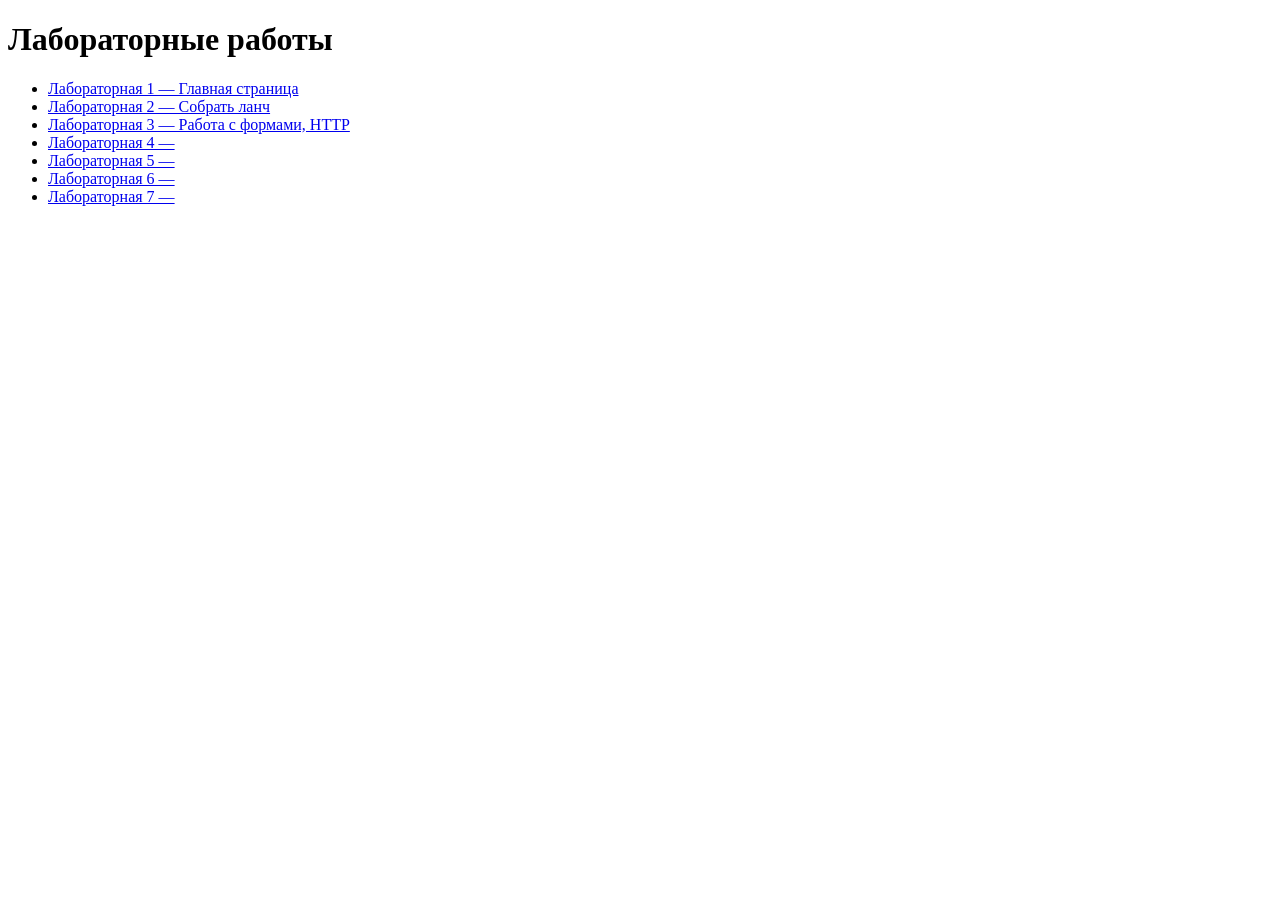
<file: index.html>
<!DOCTYPE html>
<html lang="ru">
<head>
    <meta charset="UTF-8">
    <title>Мои лабораторные работы</title>
</head>
<body>
    <h1>Лабораторные работы</h1>
    <ul>
        <li><a href="lab1/index.html">Лабораторная 1 — Главная страница</a></li>
        <li><a href="lab2/index.html">Лабораторная 2 — Собрать ланч</a></li>
        <li><a href="lab3/index.html">Лабораторная 3 — Работа с формами, HTTP</a></li>
        <li><a href="lab3/index.html">Лабораторная 4 — </a></li>
        <li><a href="lab3/index.html">Лабораторная 5 — </a></li>
        <li><a href="lab3/index.html">Лабораторная 6 — </a></li>
        <li><a href="lab3/index.html">Лабораторная 7 — </a></li>
    </ul>
</body>
</html>
</file>
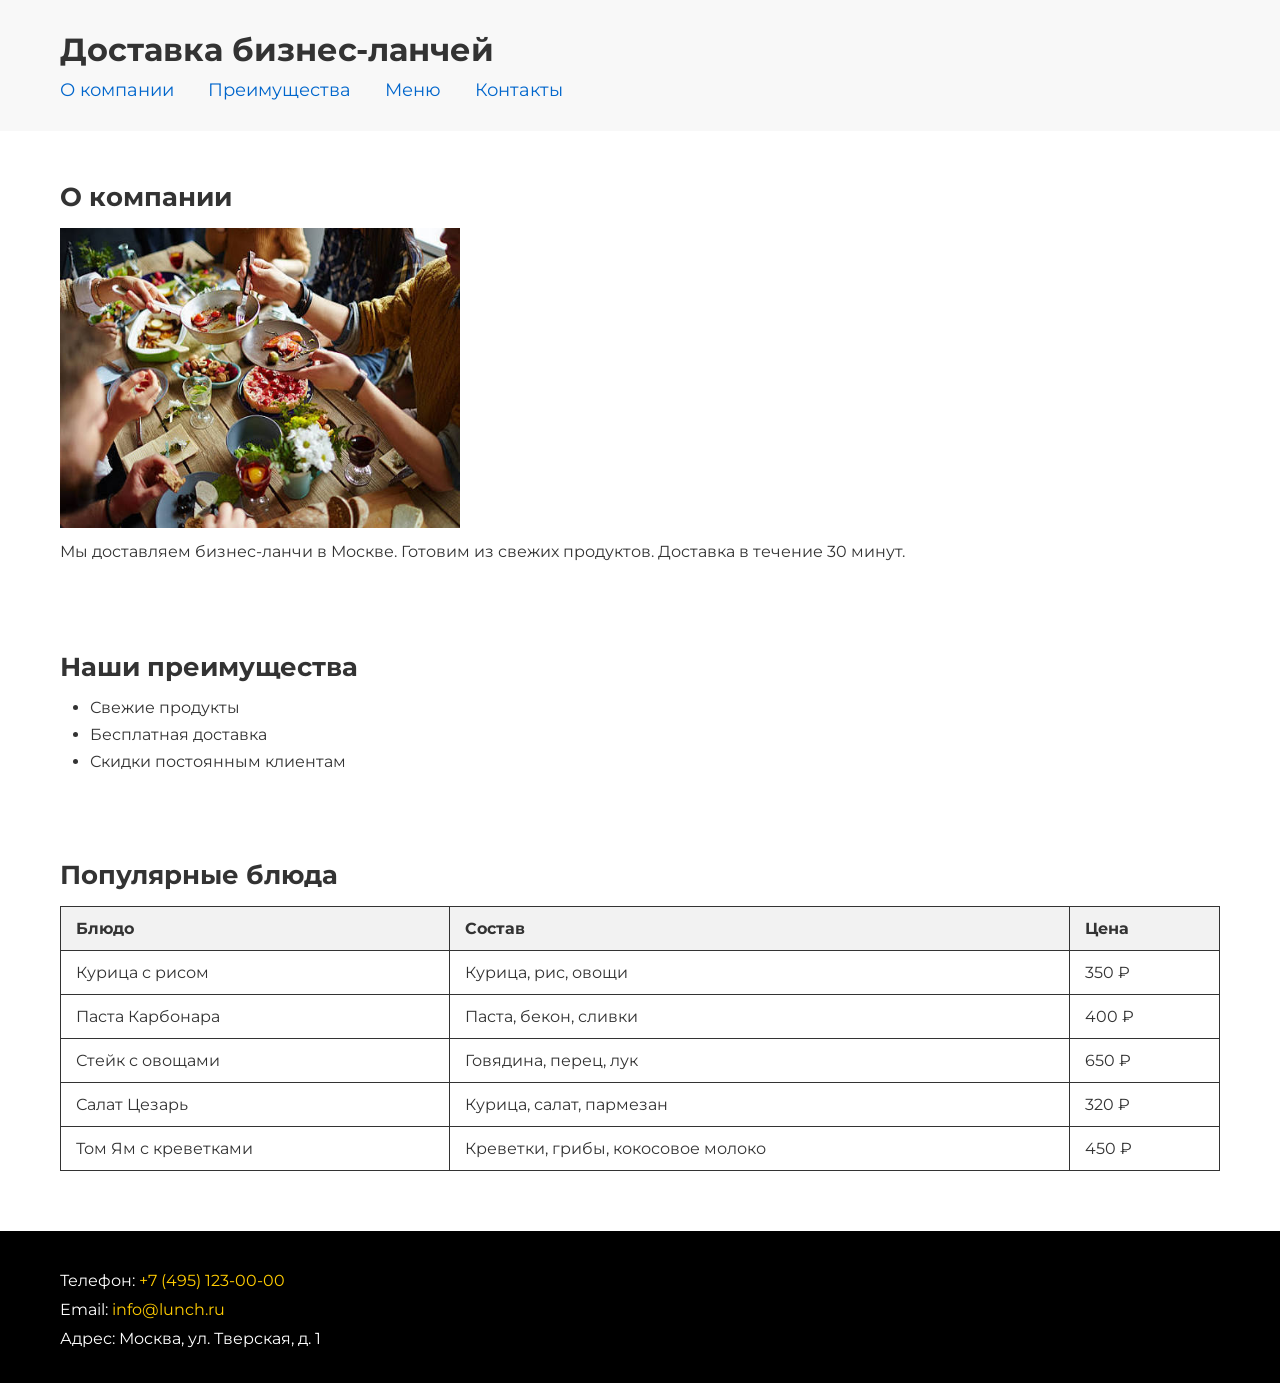
<file: lab1/index.html>
<!DOCTYPE html>
<html lang="ru">
<head>
    <meta charset="UTF-8">
    <meta name="viewport" content="width=device-width, initial-scale=1.0">
    <title>Доставка бизнес-ланчей</title>
    <link href="https://fonts.googleapis.com/css2?family=Montserrat:wght@400;700&display=swap" rel="stylesheet">
    <link rel="stylesheet" href="styles.css">
</head>
<body>

    <header>
        <h1>Доставка бизнес-ланчей</h1>
        <nav>
            <a href="#about">О компании</a>
            <a href="#advantages">Преимущества</a>
            <a href="#menu">Меню</a>
            <a href="#contacts">Контакты</a>
        </nav>
    </header>

    <main>

        <section id="about">
            <h2>О компании</h2>
            <img src="images/lunch.jpg" alt="Бизнес-ланч">
            <p>Мы доставляем бизнес-ланчи в Москве. Готовим из свежих продуктов. Доставка в течение 30 минут.</p>
        </section>

        <section id="advantages">
            <h2>Наши преимущества</h2>
            <ul>
                <li>Свежие продукты</li>
                <li>Бесплатная доставка</li>
                <li>Скидки постоянным клиентам</li>
            </ul>
        </section>

        <section id="menu">
            <h2>Популярные блюда</h2>
            <table>
                <tr>
                    <th>Блюдо</th>
                    <th>Состав</th>
                    <th>Цена</th>
                </tr>
                <tr>
                    <td>Курица с рисом</td>
                    <td>Курица, рис, овощи</td>
                    <td>350 ₽</td>
                </tr>
                <tr>
                    <td>Паста Карбонара</td>
                    <td>Паста, бекон, сливки</td>
                    <td>400 ₽</td>
                </tr>
                <tr>
                    <td>Стейк с овощами</td>
                    <td>Говядина, перец, лук</td>
                    <td>650 ₽</td>
                </tr>
                <tr>
                    <td>Салат Цезарь</td>
                    <td>Курица, салат, пармезан</td>
                    <td>320 ₽</td>
                </tr>
                <tr>
                    <td>Том Ям с креветками</td>
                    <td>Креветки, грибы, кокосовое молоко</td>
                    <td>450 ₽</td>
                </tr>
            </table>
        </section>

    </main>

    <footer id="contacts">
        <p>Телефон: <a href="tel:+74951234567">+7 (495) 123-00-00</a></p>
        <p>Email: <a href="mailto:info@lunch.ru">info@lunch.ru</a></p>
        <p>Адрес: Москва, ул. Тверская, д. 1</p>
    </footer>

</body>
</html>
</file>
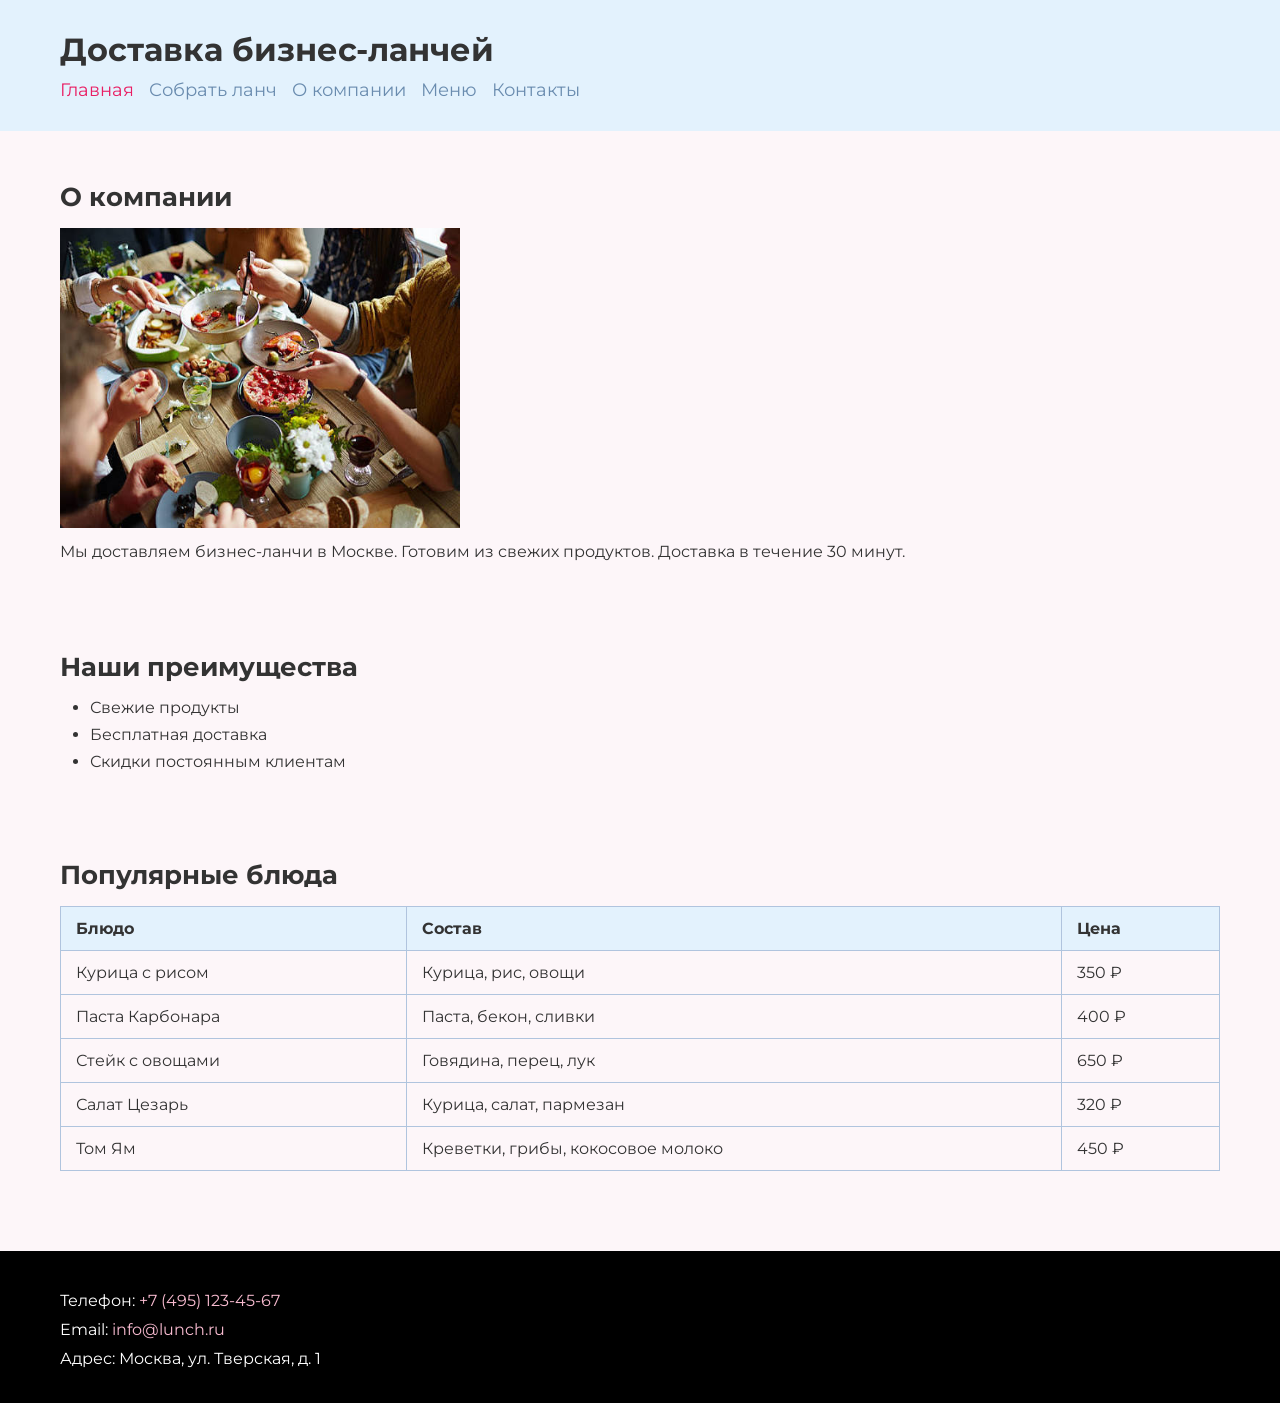
<file: lab2/index.html>
<!DOCTYPE html>
<html lang="ru">
<head>
    <meta charset="UTF-8">
    <meta name="viewport" content="width=device-width, initial-scale=1.0">
    <title>Доставка бизнес-ланчей</title>
    <link href="https://fonts.googleapis.com/css2?family=Montserrat:wght@400;700&display=swap" rel="stylesheet">
    <link rel="stylesheet" href="styles.css">
</head>
<body>

    <header>
        <h1>Доставка бизнес-ланчей</h1>
        <nav>
            <a href="index.html" id="active">Главная</a>
            <a href="lunch.html">Собрать ланч</a>
            <a href="#about">О компании</a>
            <a href="#menu">Меню</a>
            <a href="#contacts">Контакты</a>
        </nav>
    </header>

    <main>
        <section id="about">
            <h2>О компании</h2>
            <img src="images/lunch.jpg" alt="Бизнес-ланч">
            <p>Мы доставляем бизнес-ланчи в Москве. Готовим из свежих продуктов. Доставка в течение 30 минут.</p>
        </section>

        <section id="advantages">
            <h2>Наши преимущества</h2>
            <ul>
                <li>Свежие продукты</li>
                <li>Бесплатная доставка</li>
                <li>Скидки постоянным клиентам</li>
            </ul>
        </section>

        <section id="menu">
            <h2>Популярные блюда</h2>
            <table>
                <tr><th>Блюдо</th><th>Состав</th><th>Цена</th></tr>
                <tr><td>Курица с рисом</td><td>Курица, рис, овощи</td><td>350 ₽</td></tr>
                <tr><td>Паста Карбонара</td><td>Паста, бекон, сливки</td><td>400 ₽</td></tr>
                <tr><td>Стейк с овощами</td><td>Говядина, перец, лук</td><td>650 ₽</td></tr>
                <tr><td>Салат Цезарь</td><td>Курица, салат, пармезан</td><td>320 ₽</td></tr>
                <tr><td>Том Ям</td><td>Креветки, грибы, кокосовое молоко</td><td>450 ₽</td></tr>
            </table>
        </section>
    </main>

    <footer id="contacts">
        <p>Телефон: <a href="tel:+74951234567">+7 (495) 123-45-67</a></p>
        <p>Email: <a href="mailto:info@lunch.ru">info@lunch.ru</a></p>
        <p>Адрес: Москва, ул. Тверская, д. 1</p>
    </footer>

</body>
</html>
</file>
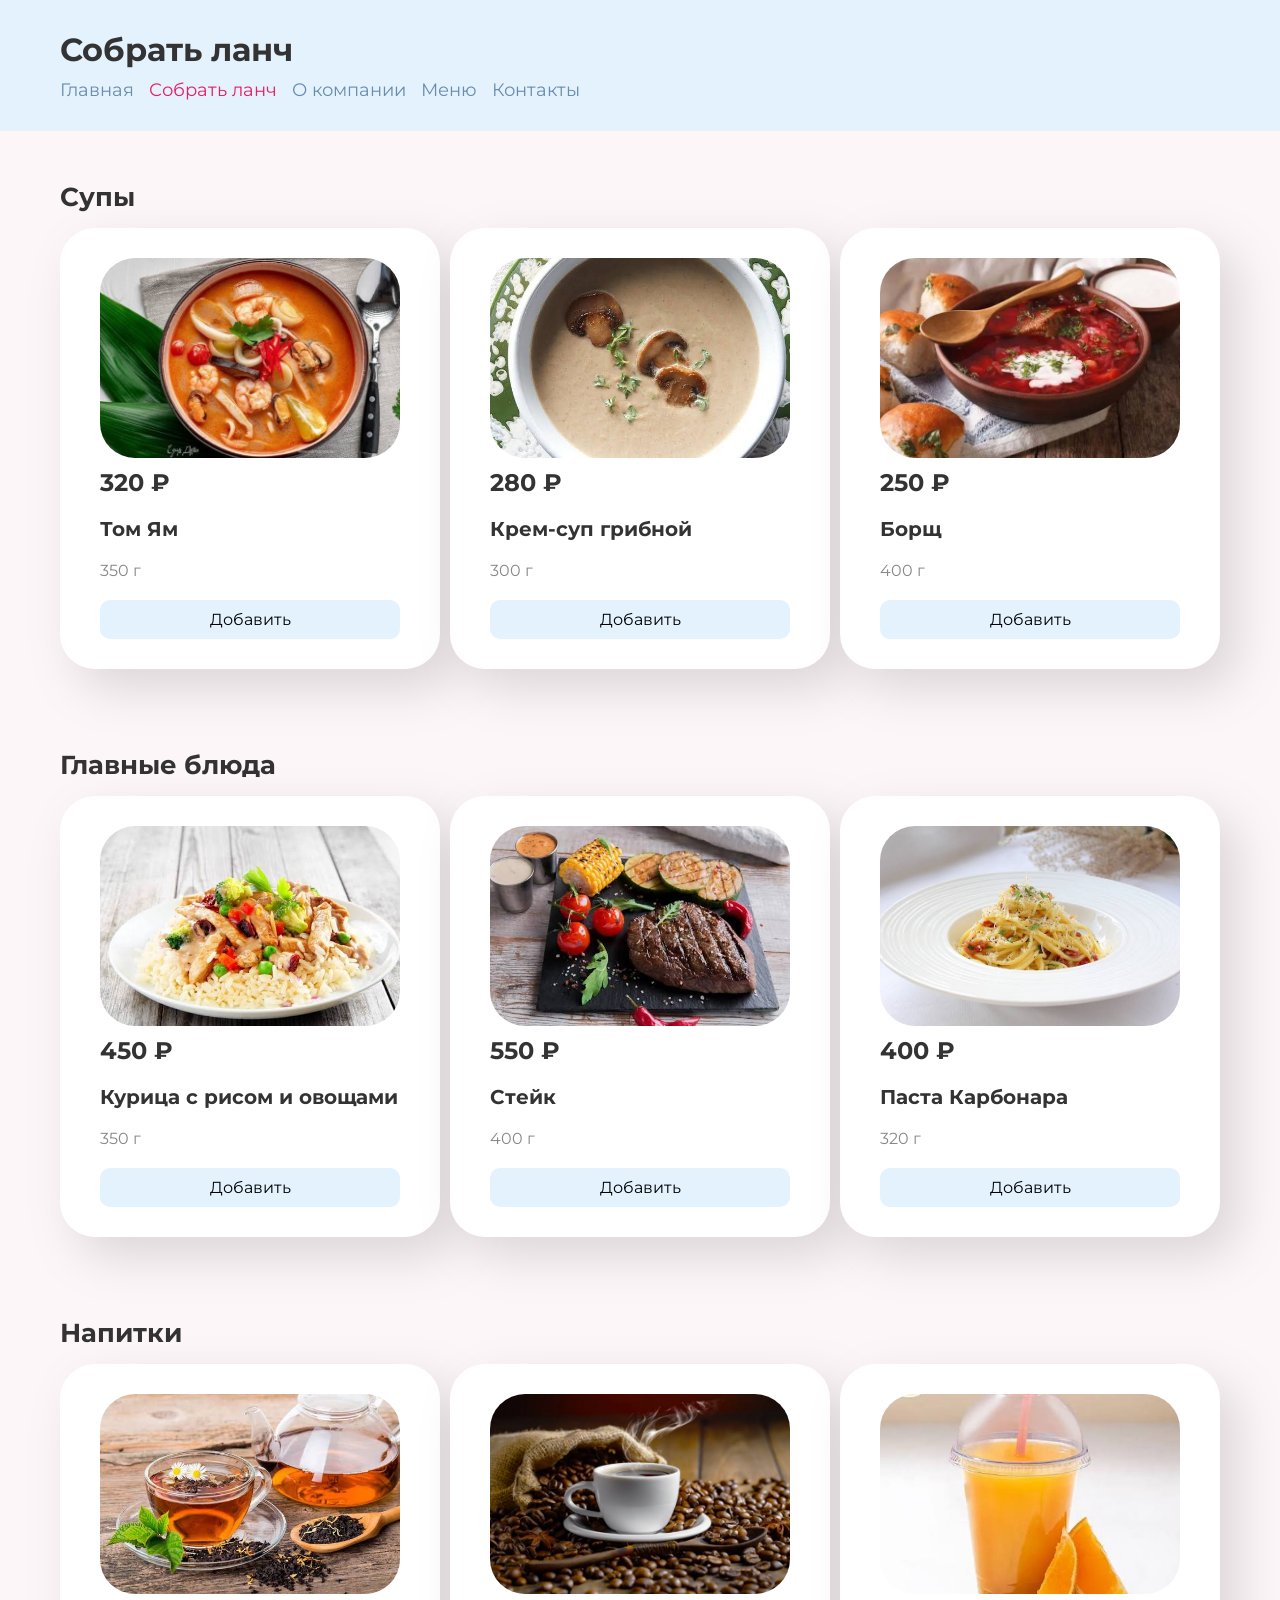
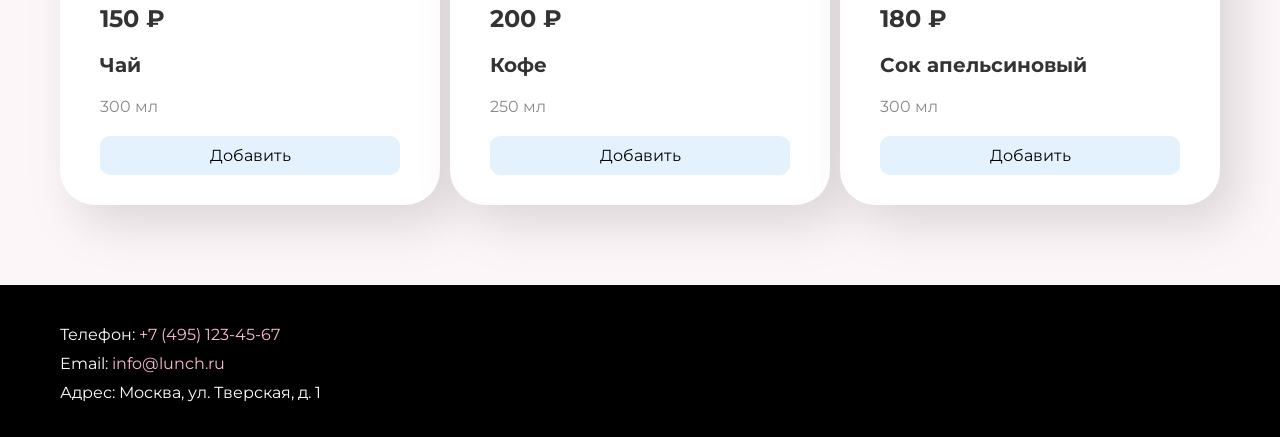
<file: lab2/lunch.html>
<!DOCTYPE html>
<html lang="ru">
<head>
    <meta charset="UTF-8">
    <meta name="viewport" content="width=device-width, initial-scale=1.0">
    <title>Собрать ланч</title>
    <link href="https://fonts.googleapis.com/css2?family=Montserrat:wght@400;700&display=swap" rel="stylesheet">
    <link rel="stylesheet" href="styles.css">
    <link rel="stylesheet" href="lunch.css">
</head>
<body>

    <header>
        <h1>Собрать ланч</h1>
        <nav>
            <a href="index.html">Главная</a>
            <a href="lunch.html" id="active">Собрать ланч</a>
            <a href="index.html#about">О компании</a>
            <a href="index.html#menu">Меню</a>
            <a href="index.html#contacts">Контакты</a>
        </nav>
    </header>

    <main>

        <section>
            <h2>Супы</h2>
            <div class="dishes">
                <div class="dish">
                    <img src="images/soup1.jpg" alt="Том Ям">
                    <p class="price">320 ₽</p>
                    <p class="name">Том Ям</p>
                    <p class="weight">350 г</p>
                    <button>Добавить</button>
                </div>
                <div class="dish">
                    <img src="images/soup2.jpg" alt="Крем-суп">
                    <p class="price">280 ₽</p>
                    <p class="name">Крем-суп грибной</p>
                    <p class="weight">300 г</p>
                    <button>Добавить</button>
                </div>
                <div class="dish">
                    <img src="images/soup3.jpg" alt="Борщ">
                    <p class="price">250 ₽</p>
                    <p class="name">Борщ</p>
                    <p class="weight">400 г</p>
                    <button>Добавить</button>
                </div>
            </div>
        </section>

        <section>
            <h2>Главные блюда</h2>
            <div class="dishes">
                <div class="dish">
                    <img src="images/main1.jpg" alt="Курица с рисом">
                    <p class="price">450 ₽</p>
                    <p class="name">Курица с рисом и овощами</p>
                    <p class="weight">350 г</p>
                    <button>Добавить</button>
                </div>
                <div class="dish">
                    <img src="images/main2.jpg" alt="Стейк">
                    <p class="price">550 ₽</p>
                    <p class="name">Стейк</p>
                    <p class="weight">400 г</p>
                    <button>Добавить</button>
                </div>
                <div class="dish">
                    <img src="images/main3.jpg" alt="Паста">
                    <p class="price">400 ₽</p>
                    <p class="name">Паста Карбонара</p>
                    <p class="weight">320 г</p>
                    <button>Добавить</button>
                </div>
            </div>
        </section>

        <section>
            <h2>Напитки</h2>
            <div class="dishes">
                <div class="dish">
                    <img src="images/drink1.jpg" alt="Чай">
                    <p class="price">150 ₽</p>
                    <p class="name">Чай</p>
                    <p class="weight">300 мл</p>
                    <button>Добавить</button>
                </div>
                <div class="dish">
                    <img src="images/drink2.jpg" alt="Кофе">
                    <p class="price">200 ₽</p>
                    <p class="name">Кофе</p>
                    <p class="weight">250 мл</p>
                    <button>Добавить</button>
                </div>
                <div class="dish">
                    <img src="images/drink3.jpg" alt="Сок">
                    <p class="price">180 ₽</p>
                    <p class="name">Сок апельсиновый</p>
                    <p class="weight">300 мл</p>
                    <button>Добавить</button>
                </div>
            </div>
        </section>

    </main>

    <footer id="contacts">
        <p>Телефон: <a href="tel:+74951234567">+7 (495) 123-45-67</a></p>
        <p>Email: <a href="mailto:info@lunch.ru">info@lunch.ru</a></p>
        <p>Адрес: Москва, ул. Тверская, д. 1</p>
    </footer>

</body>
</html>
</file>
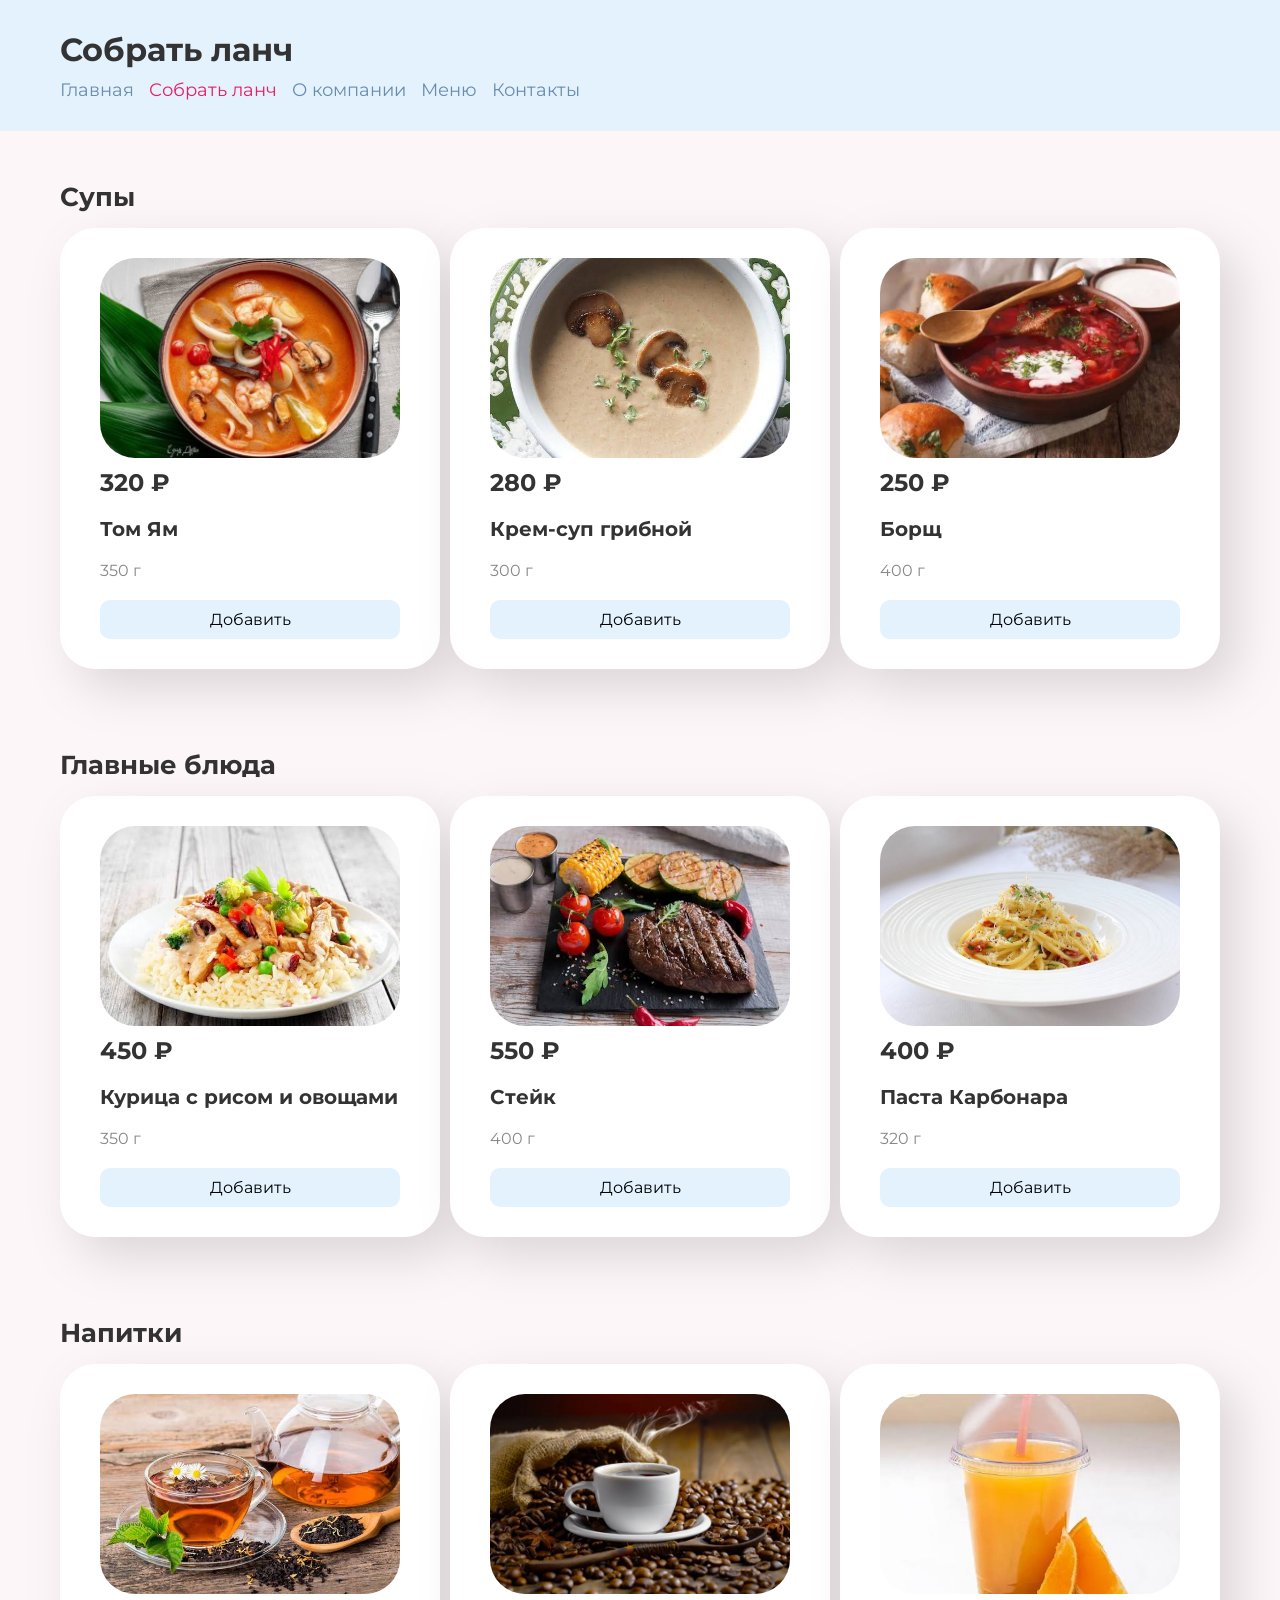
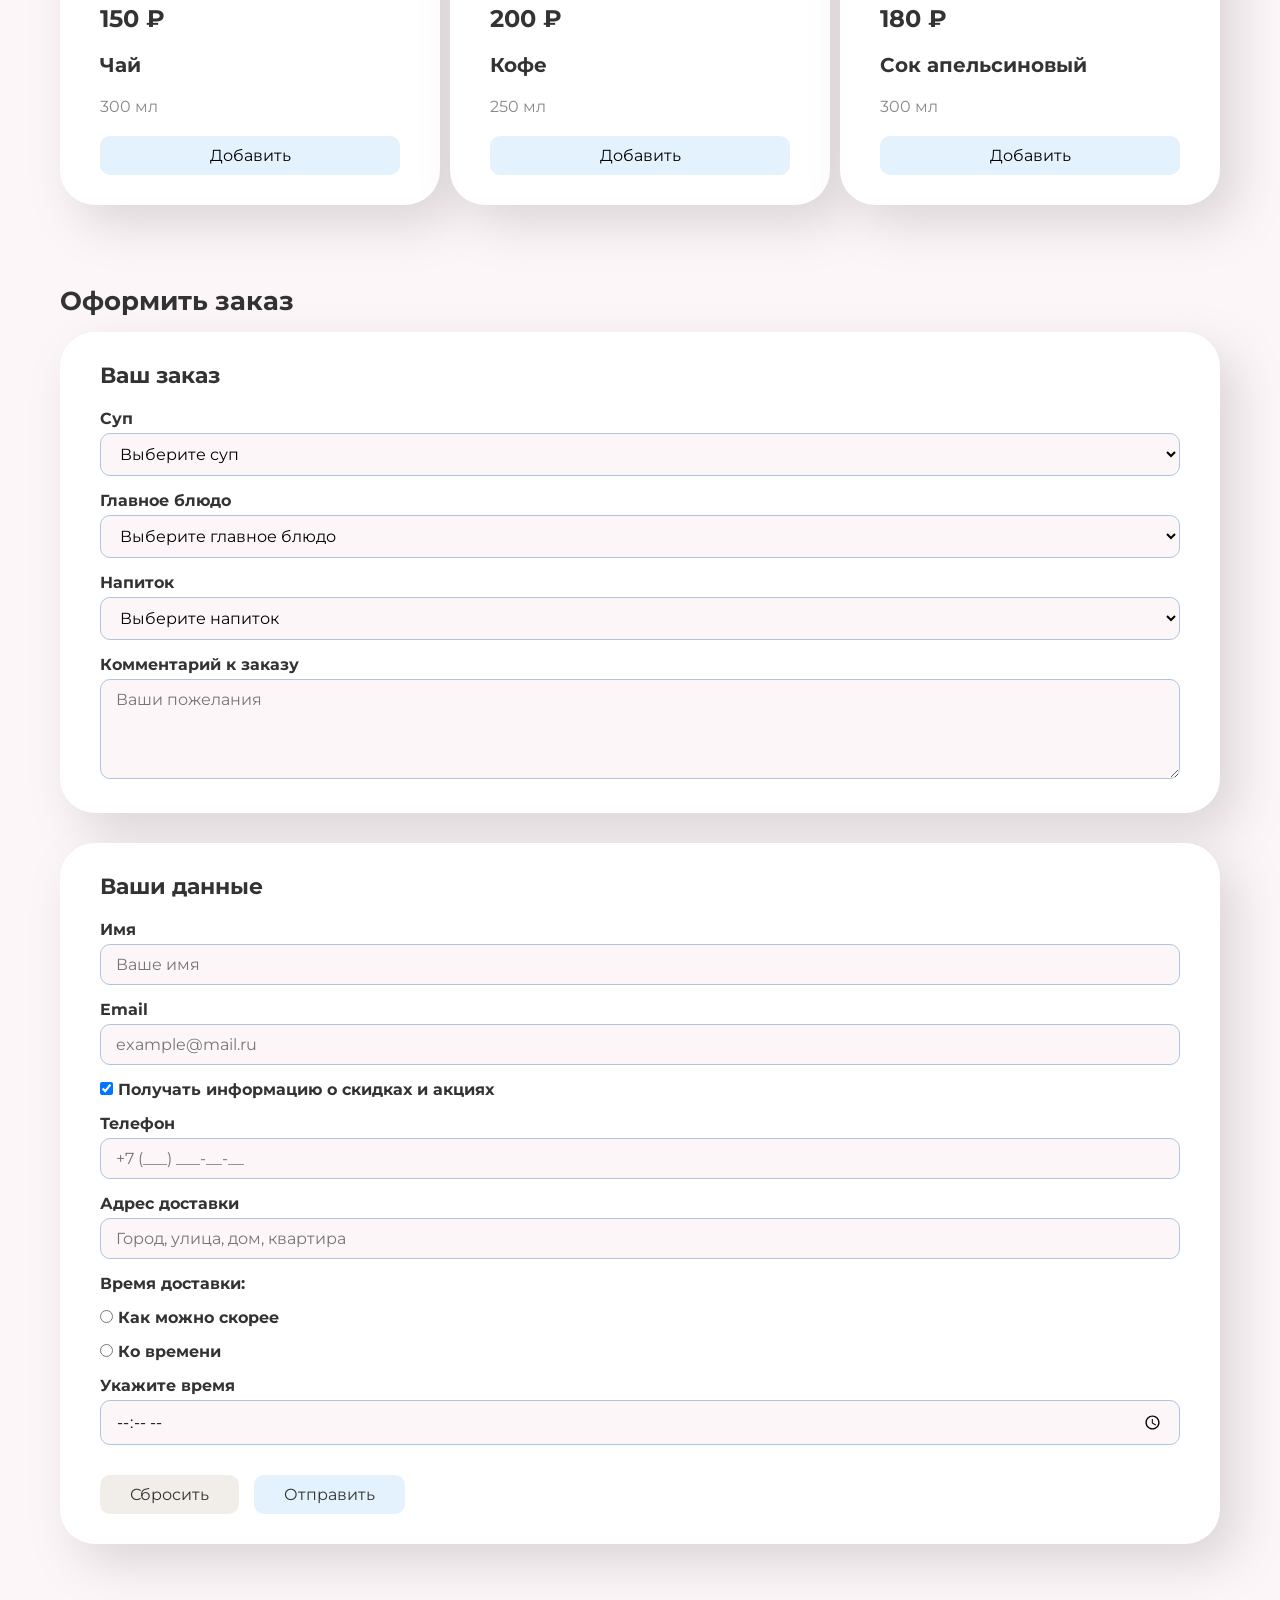
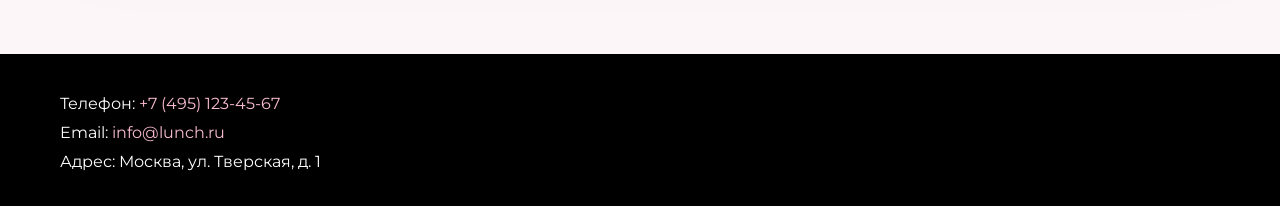
<file: lab3/lunch.html>
<!DOCTYPE html>
<html lang="ru">
<head>
    <meta charset="UTF-8">
    <meta name="viewport" content="width=device-width, initial-scale=1.0">
    <title>Собрать ланч</title>
    <link href="https://fonts.googleapis.com/css2?family=Montserrat:wght@400;700&display=swap" rel="stylesheet">
    <link rel="stylesheet" href="styles.css">
    <link rel="stylesheet" href="lunch.css">
</head>
<body>

    <header>
        <h1>Собрать ланч</h1>
        <nav>
            <a href="index.html">Главная</a>
            <a href="lunch.html" id="active">Собрать ланч</a>
            <a href="index.html#about">О компании</a>
            <a href="index.html#menu">Меню</a>
            <a href="index.html#contacts">Контакты</a>
        </nav>
    </header>

    <main>

        <section>
            <h2>Супы</h2>
            <div class="dishes">
                <div class="dish">
                    <img src="images/soup1.jpg" alt="Том Ям">
                    <p class="price">320 ₽</p>
                    <p class="name">Том Ям</p>
                    <p class="weight">350 г</p>
                    <button>Добавить</button>
                </div>
                <div class="dish">
                    <img src="images/soup2.jpg" alt="Крем-суп">
                    <p class="price">280 ₽</p>
                    <p class="name">Крем-суп грибной</p>
                    <p class="weight">300 г</p>
                    <button>Добавить</button>
                </div>
                <div class="dish">
                    <img src="images/soup3.jpg" alt="Борщ">
                    <p class="price">250 ₽</p>
                    <p class="name">Борщ</p>
                    <p class="weight">400 г</p>
                    <button>Добавить</button>
                </div>
            </div>
        </section>

        <section>
            <h2>Главные блюда</h2>
            <div class="dishes">
                <div class="dish">
                    <img src="images/main1.jpg" alt="Курица с рисом">
                    <p class="price">450 ₽</p>
                    <p class="name">Курица с рисом и овощами</p>
                    <p class="weight">350 г</p>
                    <button>Добавить</button>
                </div>
                <div class="dish">
                    <img src="images/main2.jpg" alt="Стейк">
                    <p class="price">550 ₽</p>
                    <p class="name">Стейк</p>
                    <p class="weight">400 г</p>
                    <button>Добавить</button>
                </div>
                <div class="dish">
                    <img src="images/main3.jpg" alt="Паста">
                    <p class="price">400 ₽</p>
                    <p class="name">Паста Карбонара</p>
                    <p class="weight">320 г</p>
                    <button>Добавить</button>
                </div>
            </div>
        </section>

        <section>
            <h2>Напитки</h2>
            <div class="dishes">
                <div class="dish">
                    <img src="images/drink1.jpg" alt="Чай">
                    <p class="price">150 ₽</p>
                    <p class="name">Чай</p>
                    <p class="weight">300 мл</p>
                    <button>Добавить</button>
                </div>
                <div class="dish">
                    <img src="images/drink2.jpg" alt="Кофе">
                    <p class="price">200 ₽</p>
                    <p class="name">Кофе</p>
                    <p class="weight">250 мл</p>
                    <button>Добавить</button>
                </div>
                <div class="dish">
                    <img src="images/drink3.jpg" alt="Сок">
                    <p class="price">180 ₽</p>
                    <p class="name">Сок апельсиновый</p>
                    <p class="weight">300 мл</p>
                    <button>Добавить</button>
                </div>
            </div>
        </section>

    </main>

    <section class="order">
        <h2>Оформить заказ</h2>

        <form action="https://httpbin.org/post" method="POST">

            <div class="order-block">
                <h3>Ваш заказ</h3>

                <label for="soup">Суп</label>
                <select id="soup" name="soup" required>
                    <option value="">Выберите суп</option>
                    <option value="tom-yam">Том Ям</option>
                    <option value="mushroom-soup">Крем-суп грибной</option>
                    <option value="borsch">Борщ</option>
                </select>

                <label for="main-dish">Главное блюдо</label>
                <select id="main-dish" name="main" required>
                    <option value="">Выберите главное блюдо</option>
                    <option value="chicken-rice">Курица с рисом</option>
                    <option value="steak">Стейк</option>
                    <option value="carbonara">Паста Карбонара</option>
                </select>

                <label for="drink">Напиток</label>
                <select id="drink" name="drink" required>
                    <option value="">Выберите напиток</option>
                    <option value="tea">Чай</option>
                    <option value="coffee">Кофе</option>
                    <option value="orange-juice">Сок апельсиновый</option>
                </select>

                <label for="comment">Комментарий к заказу</label>
                <textarea id="comment" name="comment" placeholder="Ваши пожелания"></textarea>
            </div>

            <div class="order-block">
                <h3>Ваши данные</h3>

                <label for="name">Имя</label>
                <input type="text" id="name" name="name" placeholder="Ваше имя" required>

                <label for="email">Email</label>
                <input type="email" id="email" name="email" placeholder="example@mail.ru" required>

                <label class="checkbox-label">
                    <input type="checkbox" name="subscribe" checked>
                    Получать информацию о скидках и акциях
                </label>

                <label for="phone">Телефон</label>
                <input type="tel" id="phone" name="phone" placeholder="+7 (___) ___-__-__" required>

                <label for="address">Адрес доставки</label>
                <input type="text" id="address" name="address" placeholder="Город, улица, дом, квартира" required>

                <p class="radio-title">Время доставки:</p>
                <label class="radio-label">
                    <input type="radio" name="delivery-time" value="asap" required>
                    Как можно скорее
                </label>
                <label class="radio-label">
                    <input type="radio" name="delivery-time" value="exact">
                    Ко времени
                </label>

                <label for="time">Укажите время</label>
                <input type="time" id="time" name="time" min="07:00" max="23:00" step="300">

                <div class="buttons">
                    <button type="reset">Сбросить</button>
                    <button type="submit">Отправить</button>
                </div>
            </div>

        </form>
    </section>

    <footer id="contacts">
        <p>Телефон: <a href="tel:+74951234567">+7 (495) 123-45-67</a></p>
        <p>Email: <a href="mailto:info@lunch.ru">info@lunch.ru</a></p>
        <p>Адрес: Москва, ул. Тверская, д. 1</p>
    </footer>

</body>
</html>
</file>
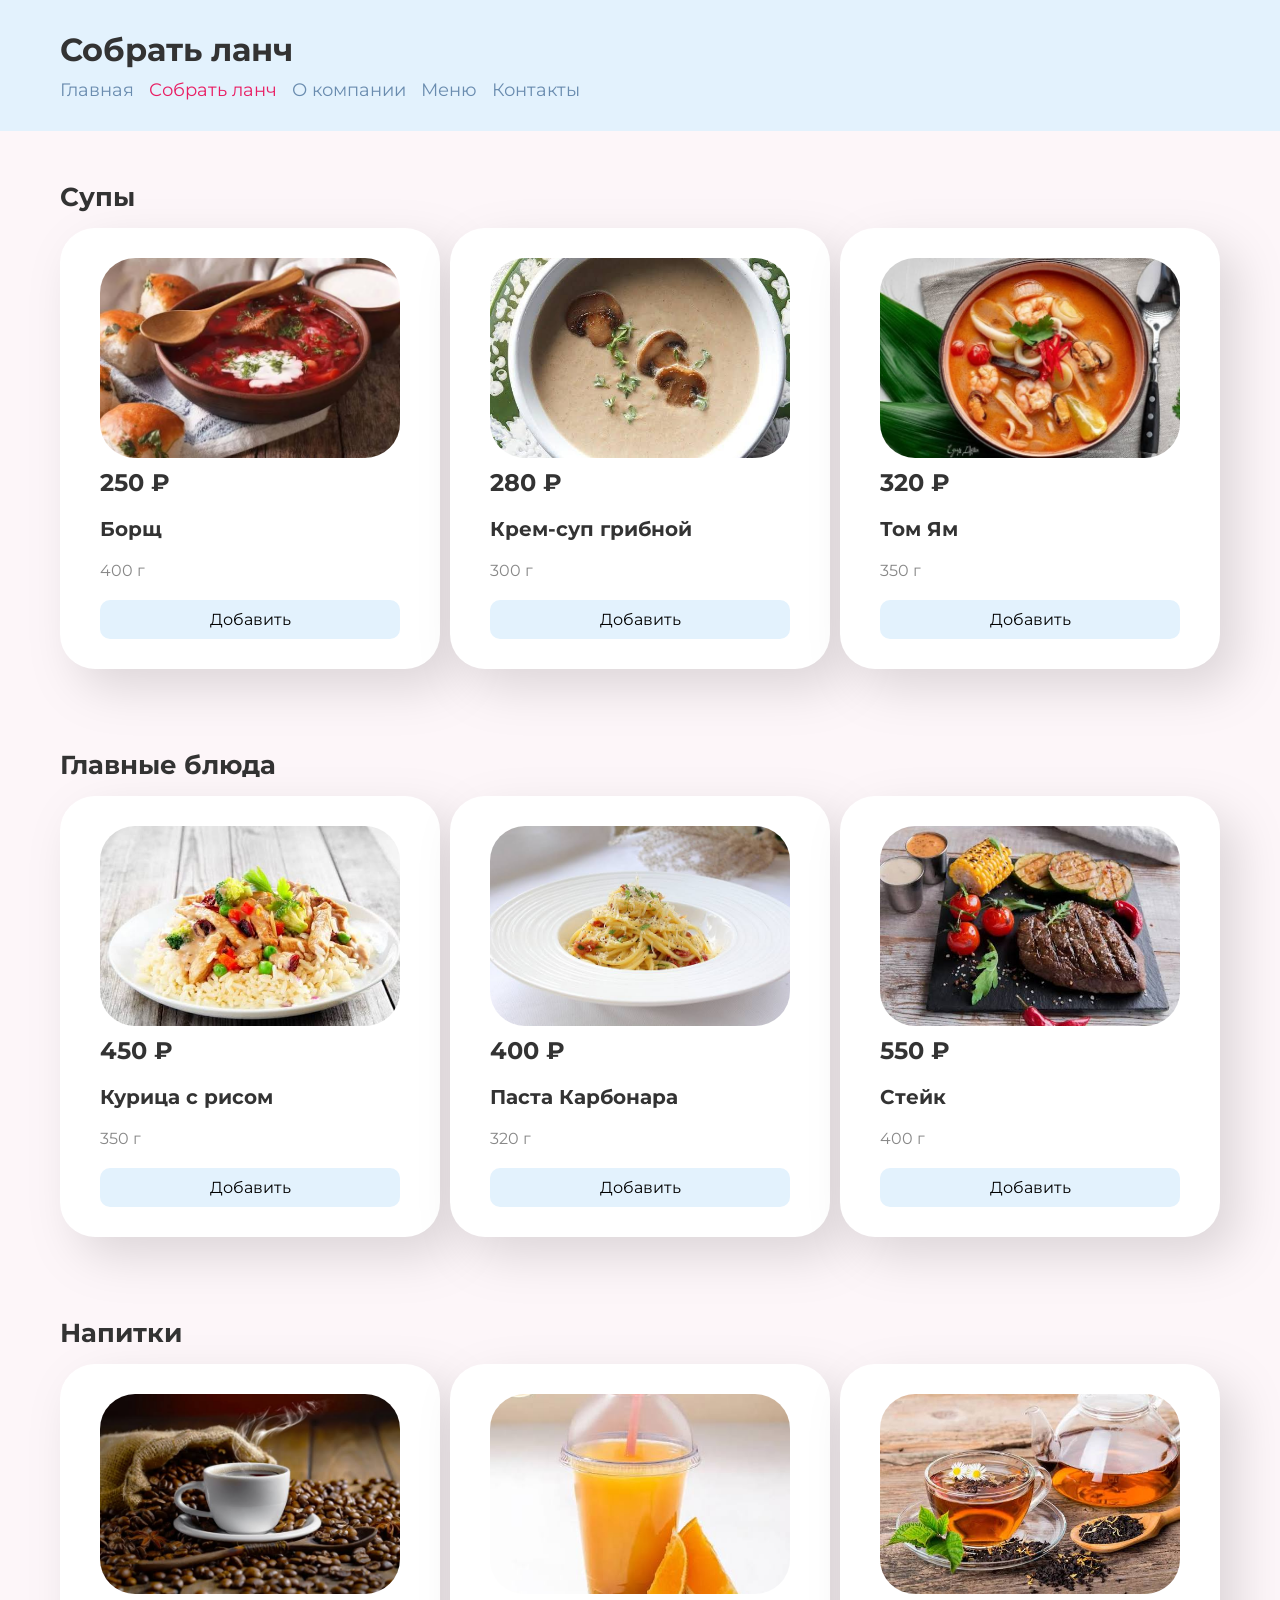
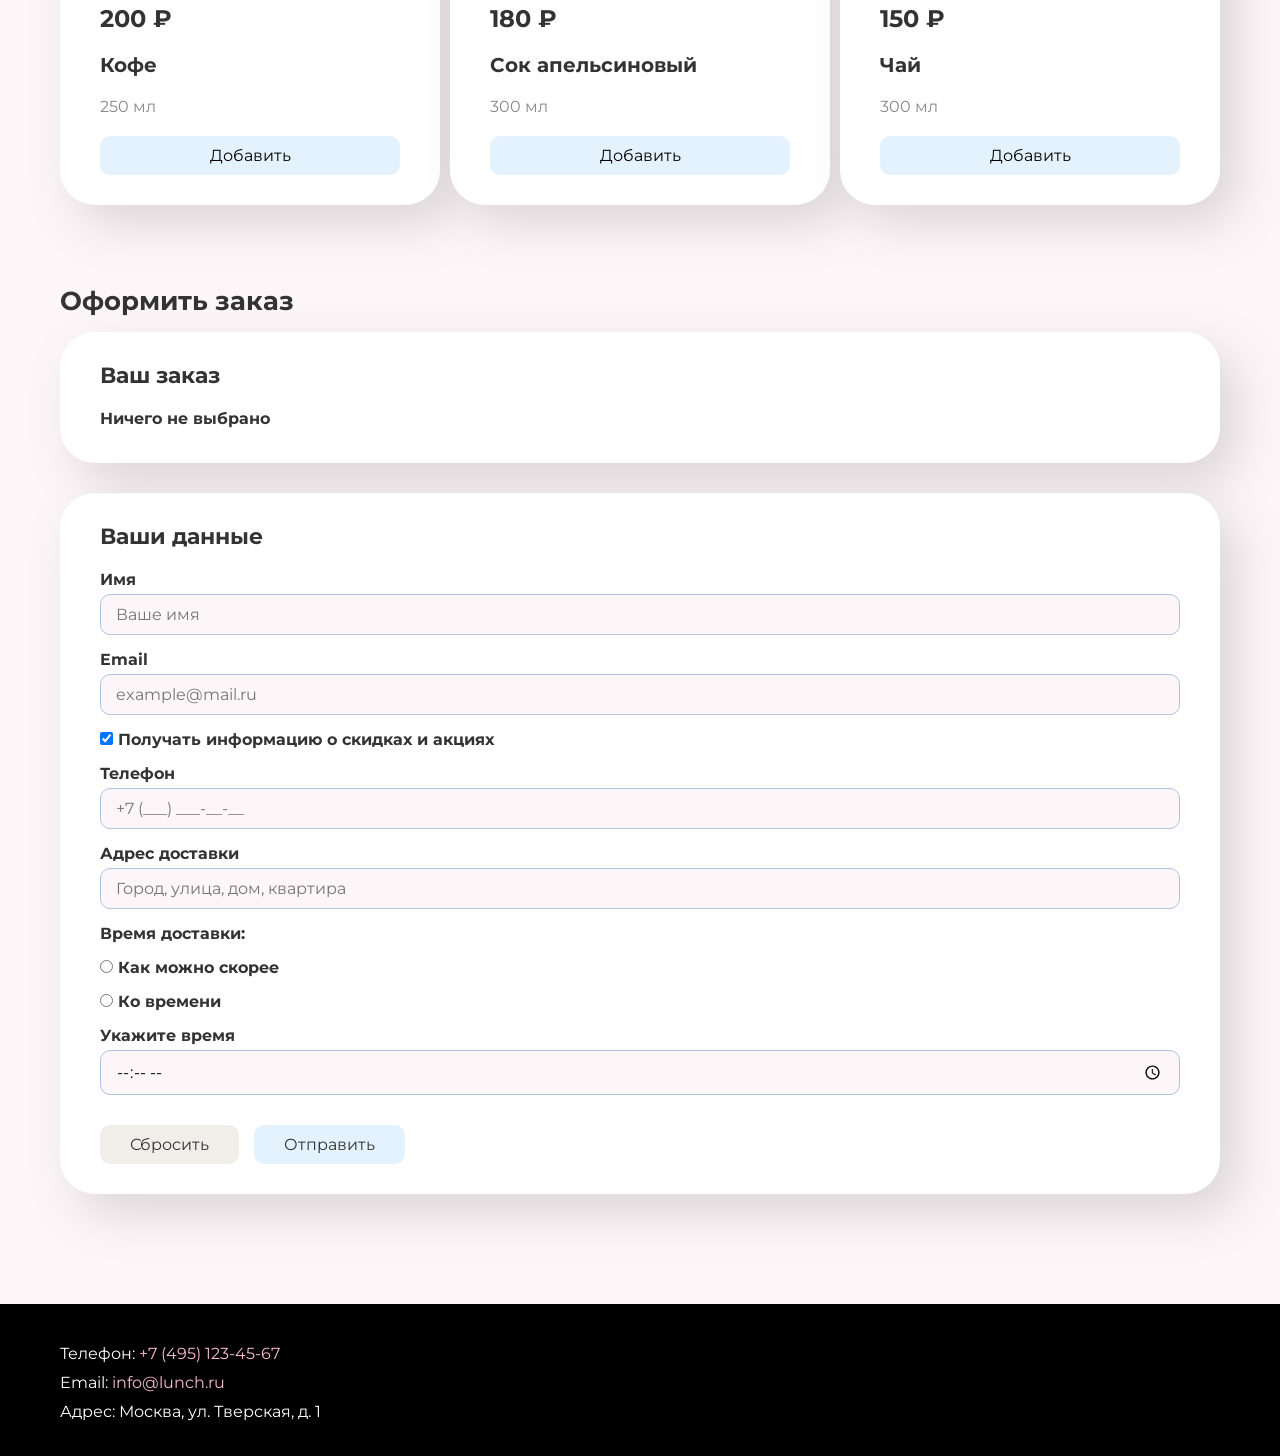
<file: lab4/lunch.html>
<!DOCTYPE html>
<html lang="ru">
<head>
    <meta charset="UTF-8">
    <meta name="viewport" content="width=device-width, initial-scale=1.0">
    <title>Собрать ланч</title>
    <link href="https://fonts.googleapis.com/css2?family=Montserrat:wght@400;700&display=swap" rel="stylesheet">
    <link rel="stylesheet" href="styles.css">
    <link rel="stylesheet" href="lunch.css">
</head>
<body>

    <header>
        <h1>Собрать ланч</h1>
        <nav>
            <a href="index.html">Главная</a>
            <a href="lunch.html" id="active">Собрать ланч</a>
            <a href="index.html#about">О компании</a>
            <a href="index.html#menu">Меню</a>
            <a href="index.html#contacts">Контакты</a>
        </nav>
    </header>

    <main>

        <section id="soup-section">
            <h2>Супы</h2>
            <div class="dishes"></div>
        </section>

        <section id="main-section">
            <h2>Главные блюда</h2>
            <div class="dishes"></div>
        </section>

        <section id="drink-section">
            <h2>Напитки</h2>
            <div class="dishes"></div>
        </section>

    </main>

    <section class="order">
        <h2>Оформить заказ</h2>

        <form action="https://httpbin.org/post" method="POST">

            <div class="order-block">
                <h3>Ваш заказ</h3>

                <div id="order-items">
                    <p>Ничего не выбрано</p>
                </div>

                <div id="order-total" style="display: none;"></div>
            </div>

            <div class="order-block">
                <h3>Ваши данные</h3>

                <label for="name">Имя</label>
                <input type="text" id="name" name="name" placeholder="Ваше имя" required>

                <label for="email">Email</label>
                <input type="email" id="email" name="email" placeholder="example@mail.ru" required>

                <label class="checkbox-label">
                    <input type="checkbox" name="subscribe" checked>
                    Получать информацию о скидках и акциях
                </label>

                <label for="phone">Телефон</label>
                <input type="tel" id="phone" name="phone" placeholder="+7 (___) ___-__-__" required>

                <label for="address">Адрес доставки</label>
                <input type="text" id="address" name="address" placeholder="Город, улица, дом, квартира" required>

                <p class="radio-title">Время доставки:</p>
                <label class="radio-label">
                    <input type="radio" name="delivery-time" value="asap" required>
                    Как можно скорее
                </label>
                <label class="radio-label">
                    <input type="radio" name="delivery-time" value="exact">
                    Ко времени
                </label>

                <label for="time">Укажите время</label>
                <input type="time" id="time" name="time" min="07:00" max="23:00" step="300">

                <div class="buttons">
                    <button type="reset">Сбросить</button>
                    <button type="submit">Отправить</button>
                </div>
            </div>

        </form>
    </section>

    <footer id="contacts">
        <p>Телефон: <a href="tel:+74951234567">+7 (495) 123-45-67</a></p>
        <p>Email: <a href="mailto:info@lunch.ru">info@lunch.ru</a></p>
        <p>Адрес: Москва, ул. Тверская, д. 1</p>
    </footer>

    <script src="dishes.js"></script>
    <script src="render.js"></script>
    <script src="order.js"></script>
</body>
</html>
</file>
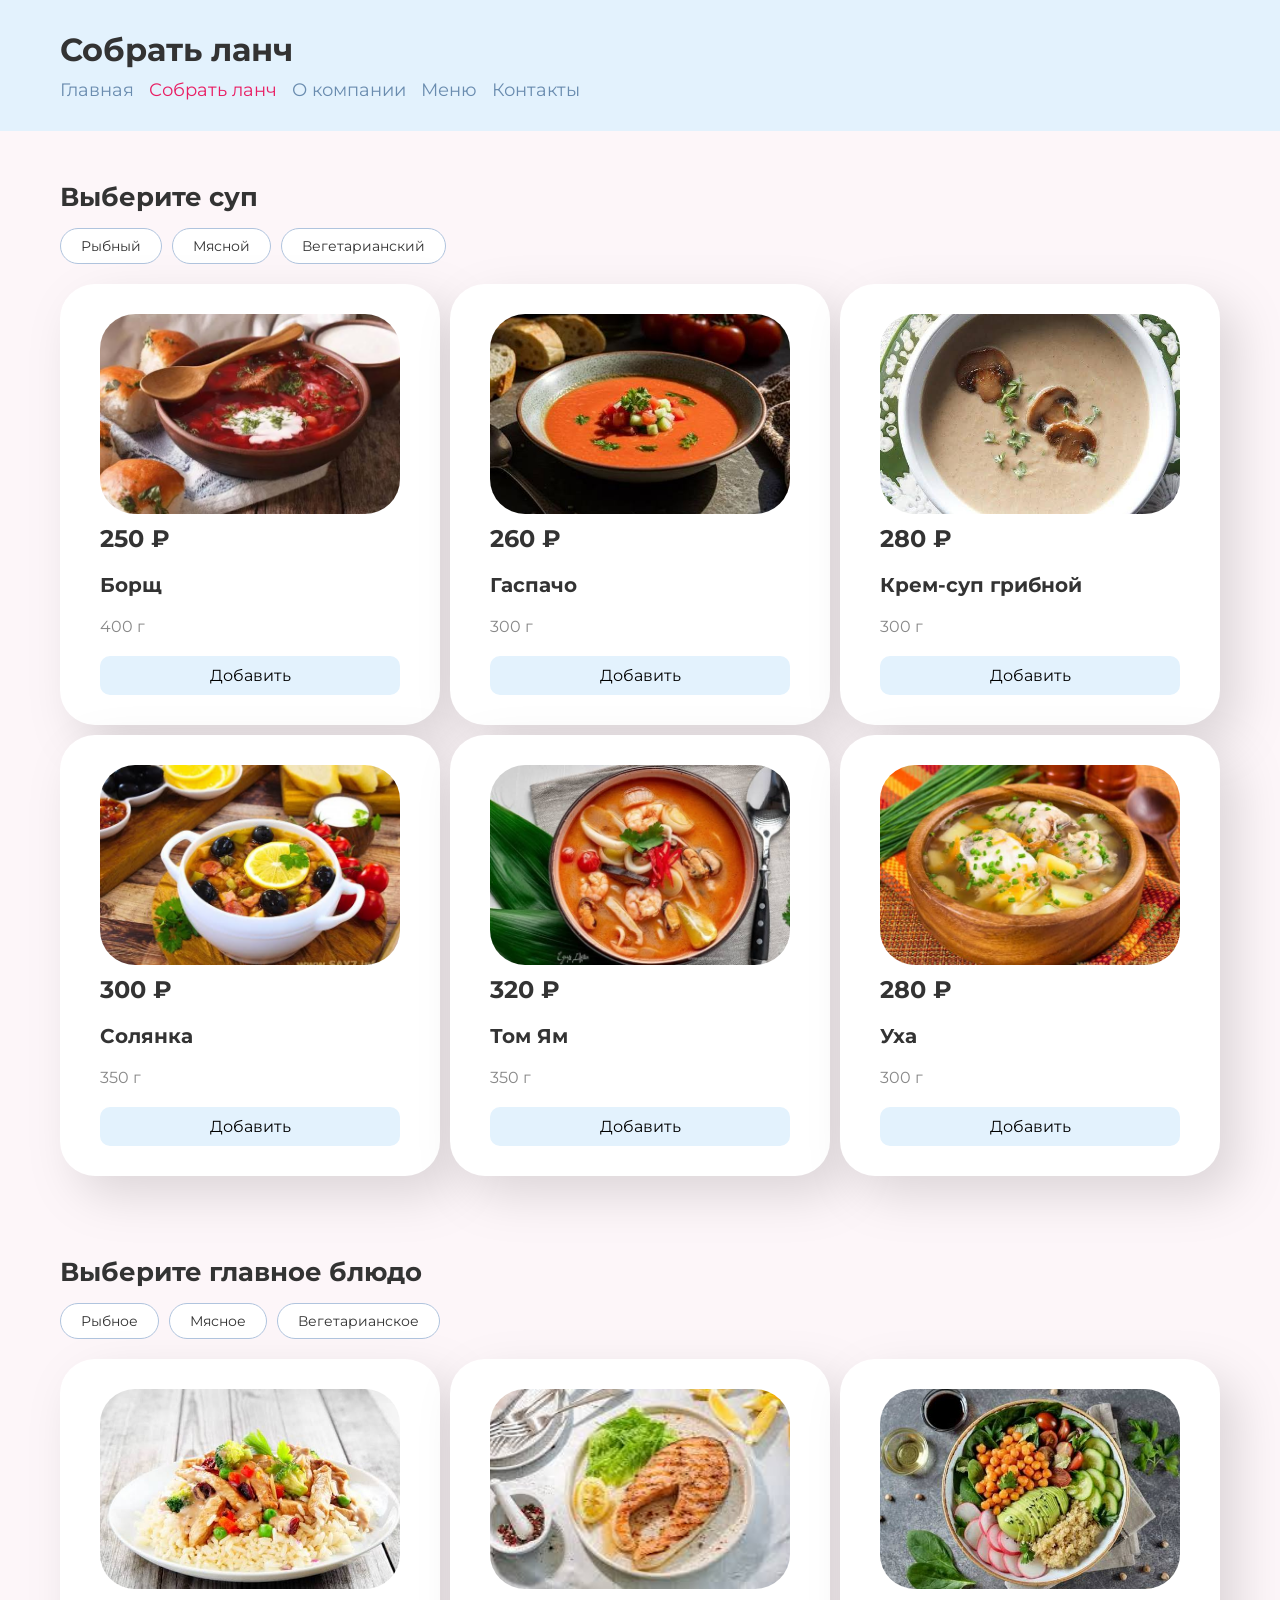
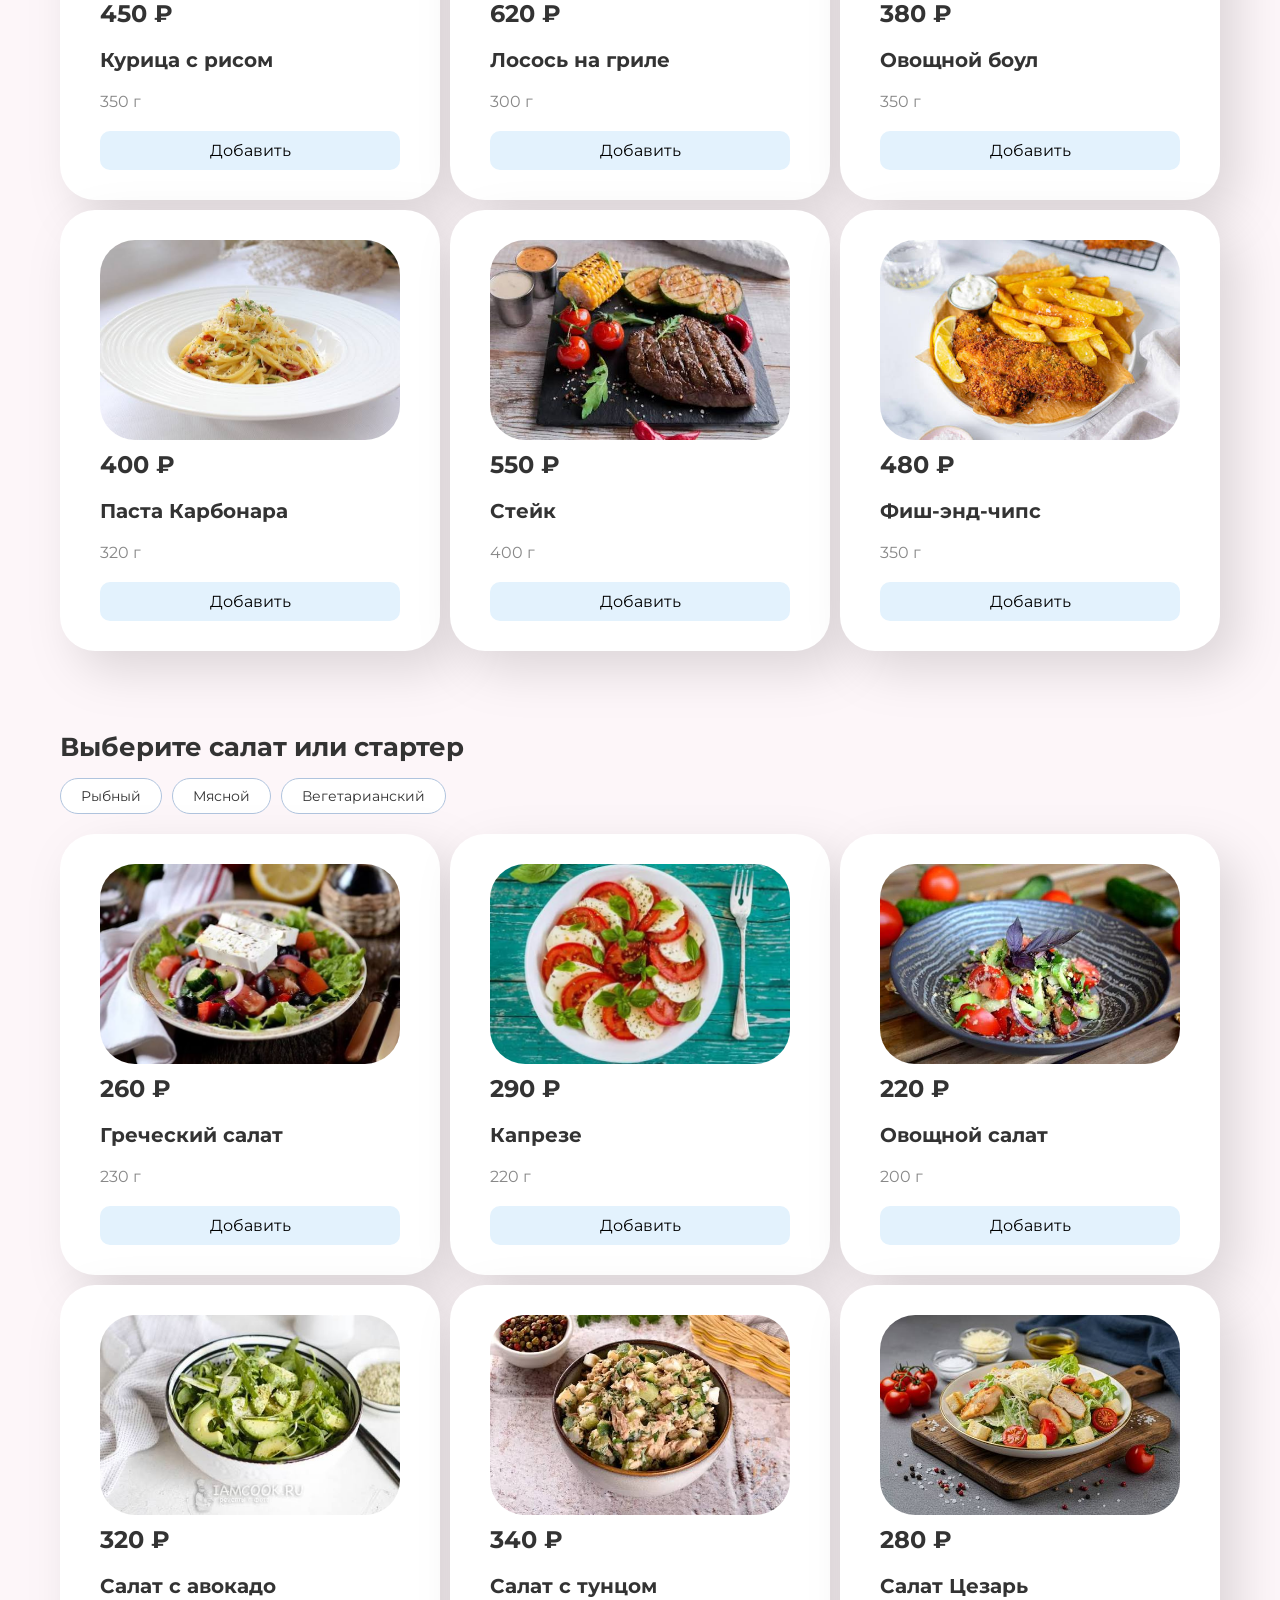
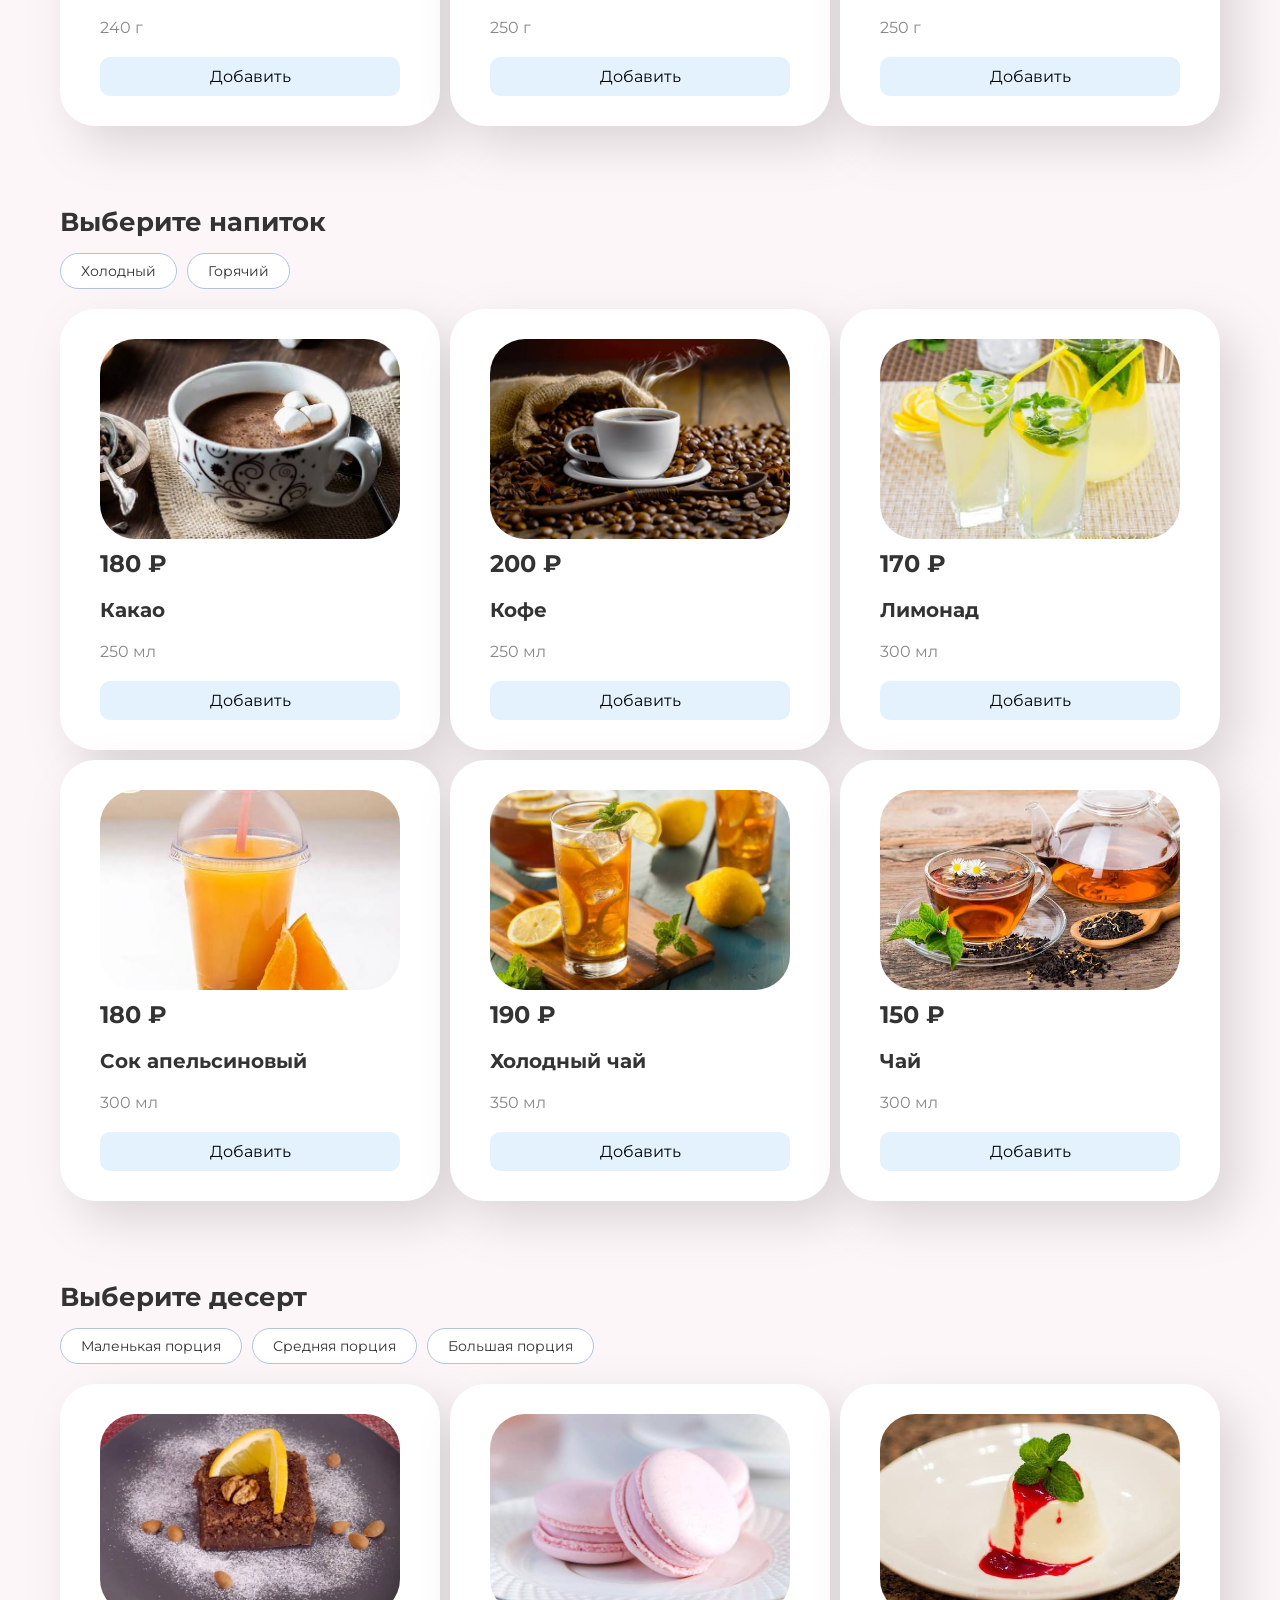
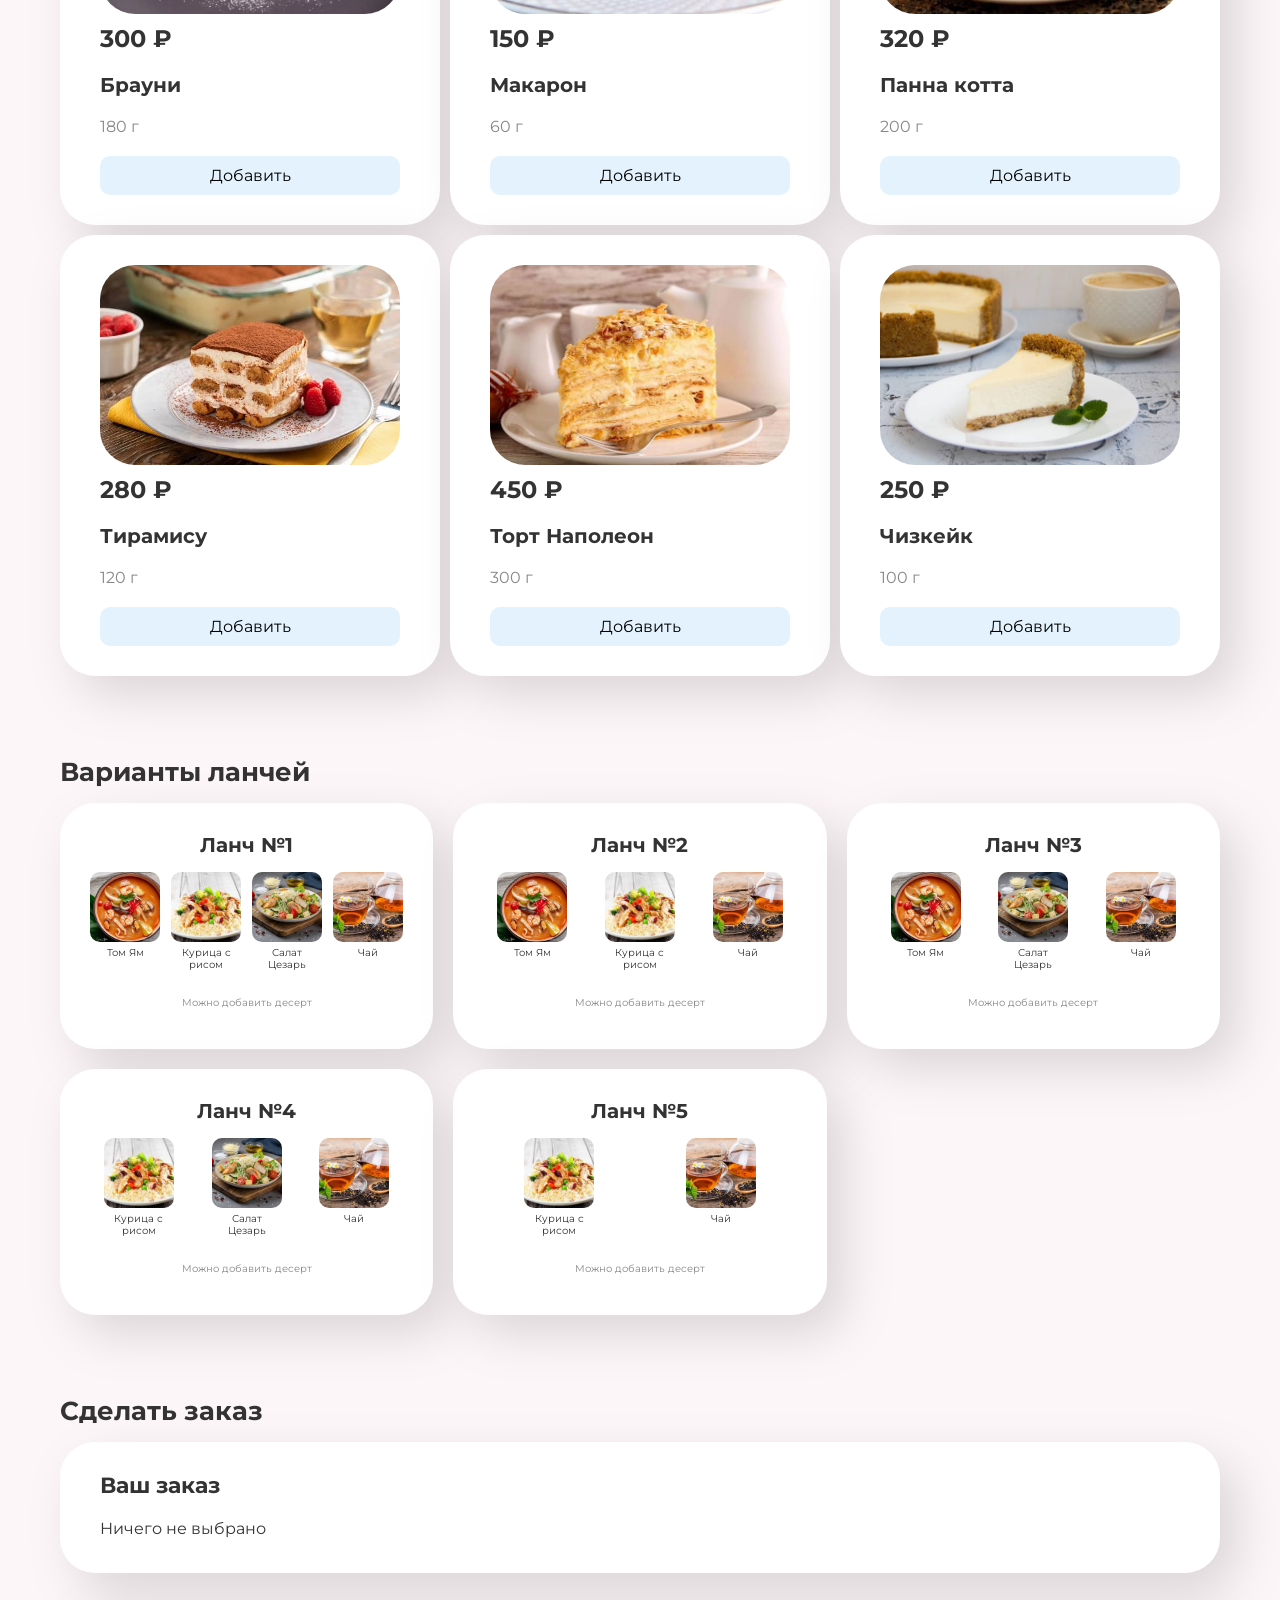
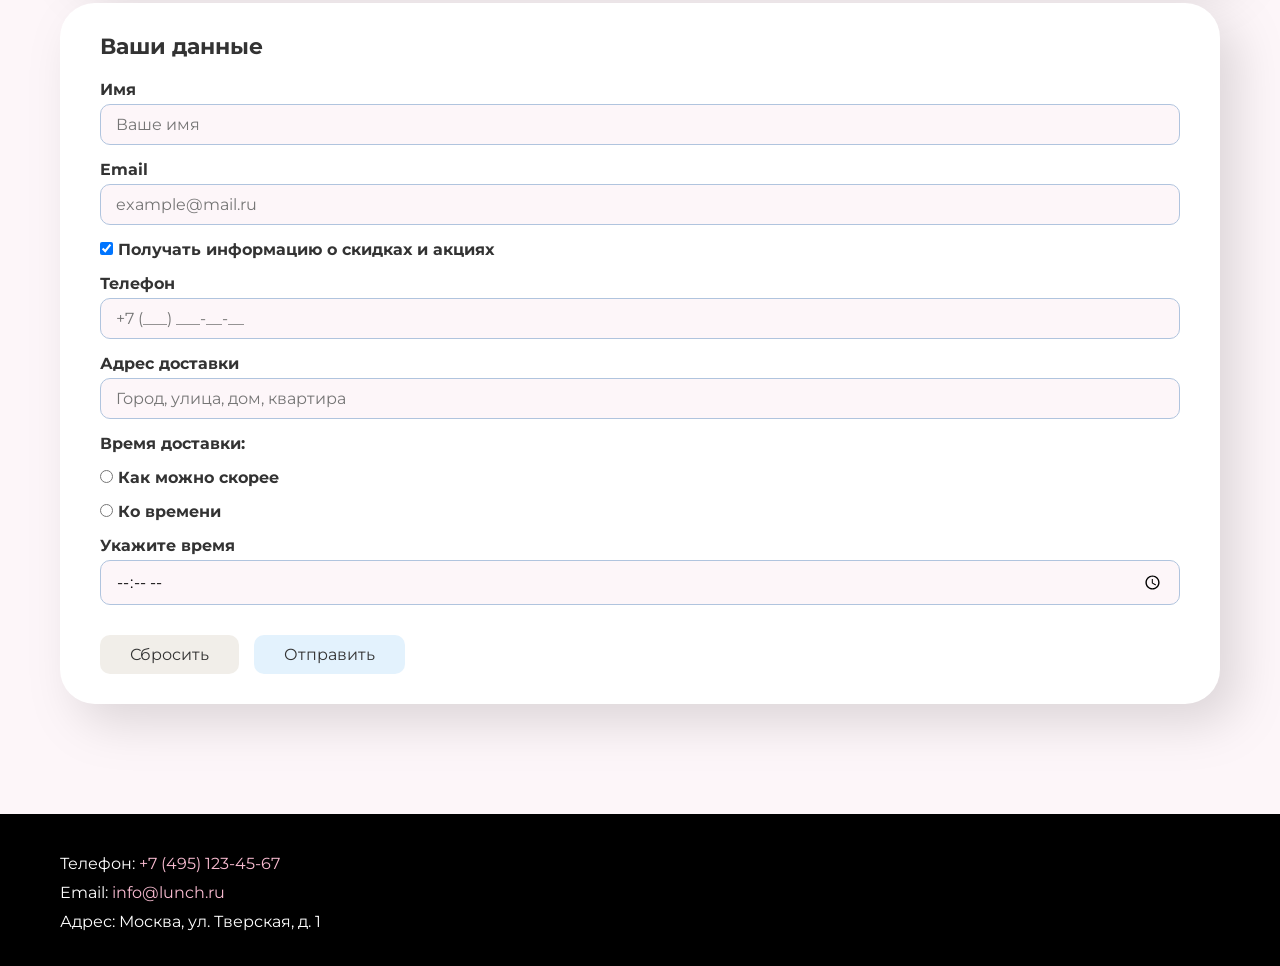
<file: lab6/lunch.html>
<!DOCTYPE html>
<html lang="ru">
<head>
    <meta charset="UTF-8">
    <meta name="viewport" content="width=device-width, initial-scale=1.0">
    <title>Собрать ланч</title>
    <link href="https://fonts.googleapis.com/css2?family=Montserrat:wght@400;700&display=swap" rel="stylesheet">
    <link rel="stylesheet" href="styles.css">
    <link rel="stylesheet" href="lunch.css">
</head>
<body>

    <header>
        <h1>Собрать ланч</h1>
        <nav>
            <a href="index.html">Главная</a>
            <a href="lunch.html" id="active">Собрать ланч</a>
            <a href="index.html#about">О компании</a>
            <a href="index.html#menu">Меню</a>
            <a href="index.html#contacts">Контакты</a>
        </nav>
    </header>

    <main>

        <section id="soup-section">
            <h2>Выберите суп</h2>
            <div class="filters"></div> <!-- [ЛАБА 5] -->
            <div class="dishes"></div>
        </section>

        <section id="main-section">
            <h2>Выберите главное блюдо</h2>
            <div class="filters"></div>
            <div class="dishes"></div>
        </section>

        <section id="salad-section">
            <h2>Выберите салат или стартер</h2>
            <div class="filters"></div>
            <div class="dishes"></div>
        </section>

        <section id="drink-section">
            <h2>Выберите напиток</h2>
            <div class="filters"></div>
            <div class="dishes"></div>
        </section>

        <section id="dessert-section">
            <h2>Выберите десерт</h2>
            <div class="filters"></div>
            <div class="dishes"></div>
        </section>

        <!-- [ЛАБА 6] Новый блок с вариантами ланчей -->
        <section id="combos">
            <h2>Варианты ланчей</h2>
            <div class="combos-list"></div>
        </section>

    </main>

    <section class="order">
        <h2>Сделать заказ</h2>

        <form action="https://httpbin.org/post" method="POST">

            <div class="order-block">
                <h3>Ваш заказ</h3>

                <div id="order-items">
                    <p>Ничего не выбрано</p>
                </div>

                <div id="order-total" style="display: none;"></div>
            </div>

            <div class="order-block">
                <h3>Ваши данные</h3>

                <label for="name">Имя</label>
                <input type="text" id="name" name="name" placeholder="Ваше имя" required>

                <label for="email">Email</label>
                <input type="email" id="email" name="email" placeholder="example@mail.ru" required>

                <label class="checkbox-label">
                    <input type="checkbox" name="subscribe" checked>
                    Получать информацию о скидках и акциях
                </label>

                <label for="phone">Телефон</label>
                <input type="tel" id="phone" name="phone" placeholder="+7 (___) ___-__-__" required>

                <label for="address">Адрес доставки</label>
                <input type="text" id="address" name="address" placeholder="Город, улица, дом, квартира" required>

                <p class="radio-title">Время доставки:</p>
                <label class="radio-label">
                    <input type="radio" name="delivery-time" value="asap" required>
                    Как можно скорее
                </label>
                <label class="radio-label">
                    <input type="radio" name="delivery-time" value="exact">
                    Ко времени
                </label>

                <label for="time">Укажите время</label>
                <input type="time" id="time" name="time" min="07:00" max="23:00" step="300">

                <div class="buttons">
                    <button type="reset">Сбросить</button>
                    <button type="submit">Отправить</button>
                </div>
            </div>

        </form>
    </section>

    <footer id="contacts">
        <p>Телефон: <a href="tel:+74951234567">+7 (495) 123-45-67</a></p>
        <p>Email: <a href="mailto:info@lunch.ru">info@lunch.ru</a></p>
        <p>Адрес: Москва, ул. Тверская, д. 1</p>
    </footer>

    <script src="dishes.js"></script>
    <script src="render.js"></script>
    <script src="filters.js"></script>
    <script src="order.js"></script>
    
    <script src="check.js"></script>
</body>
</html>
</file>
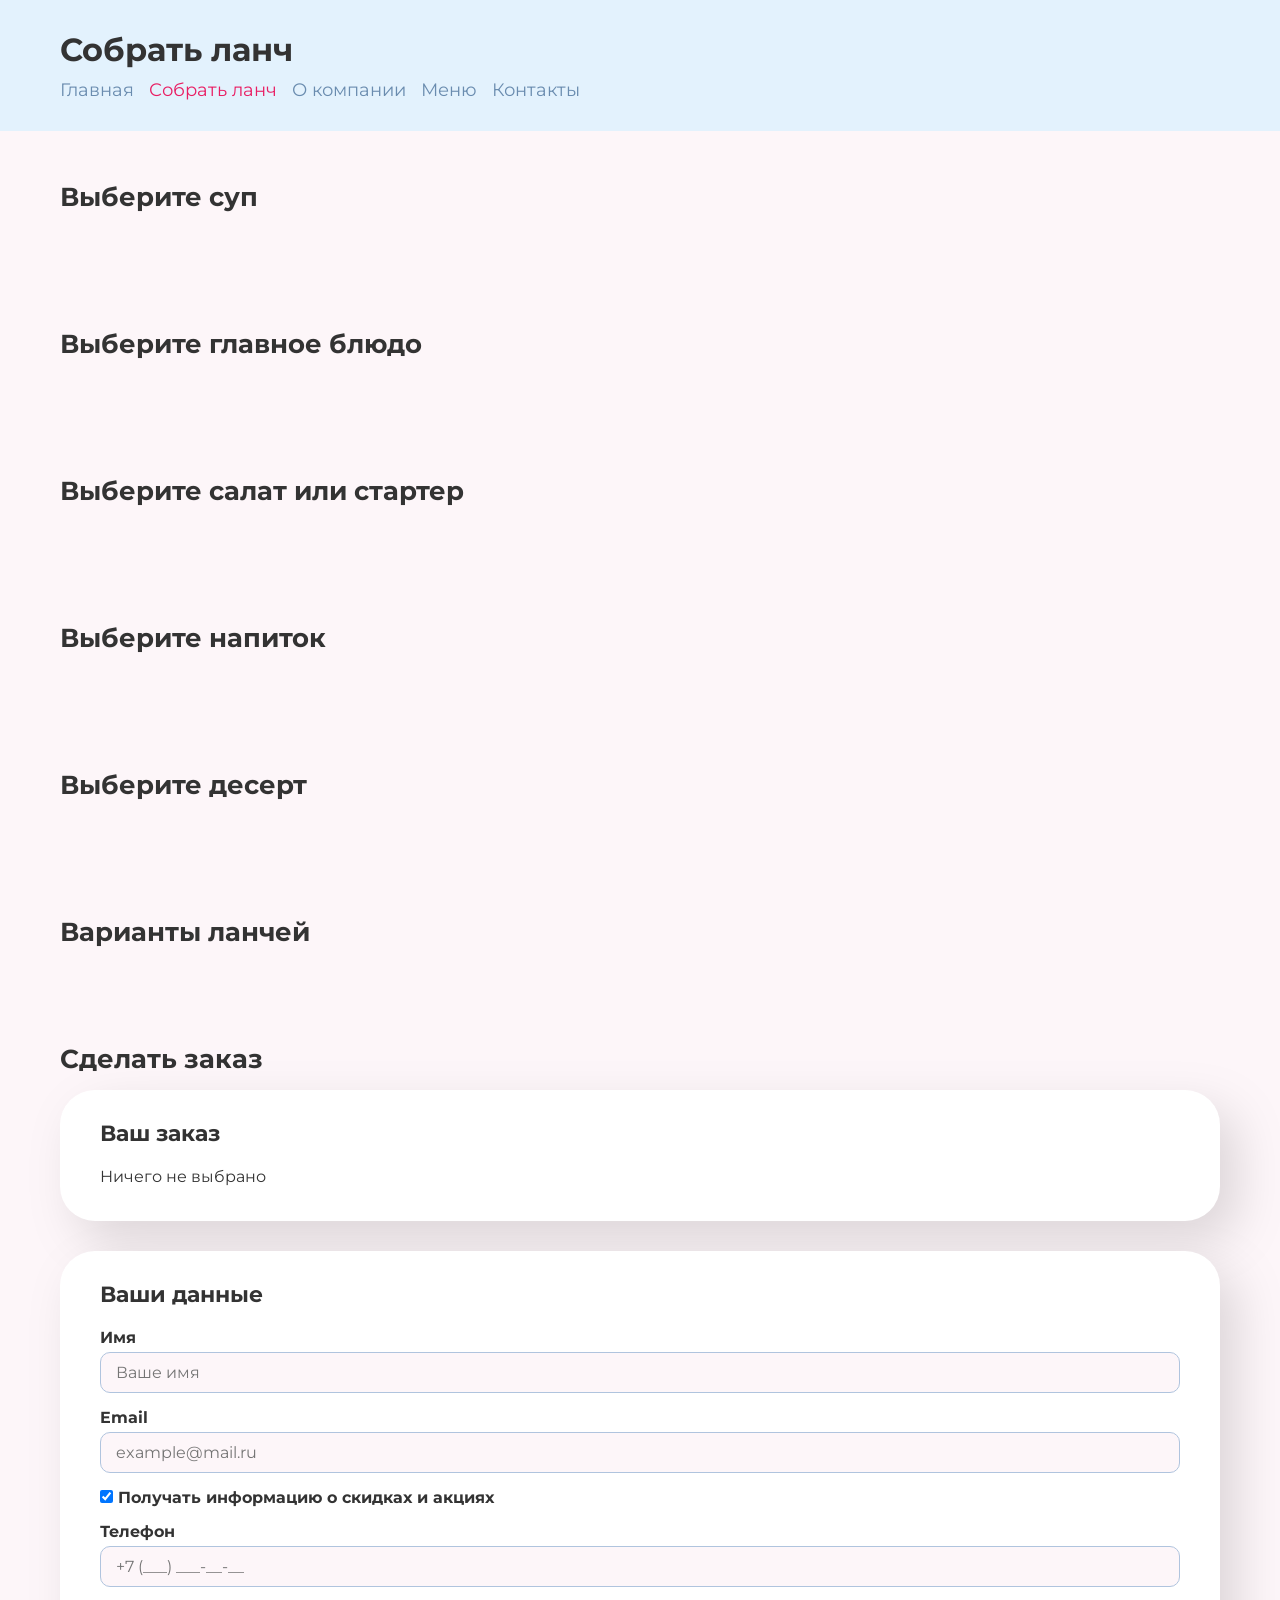
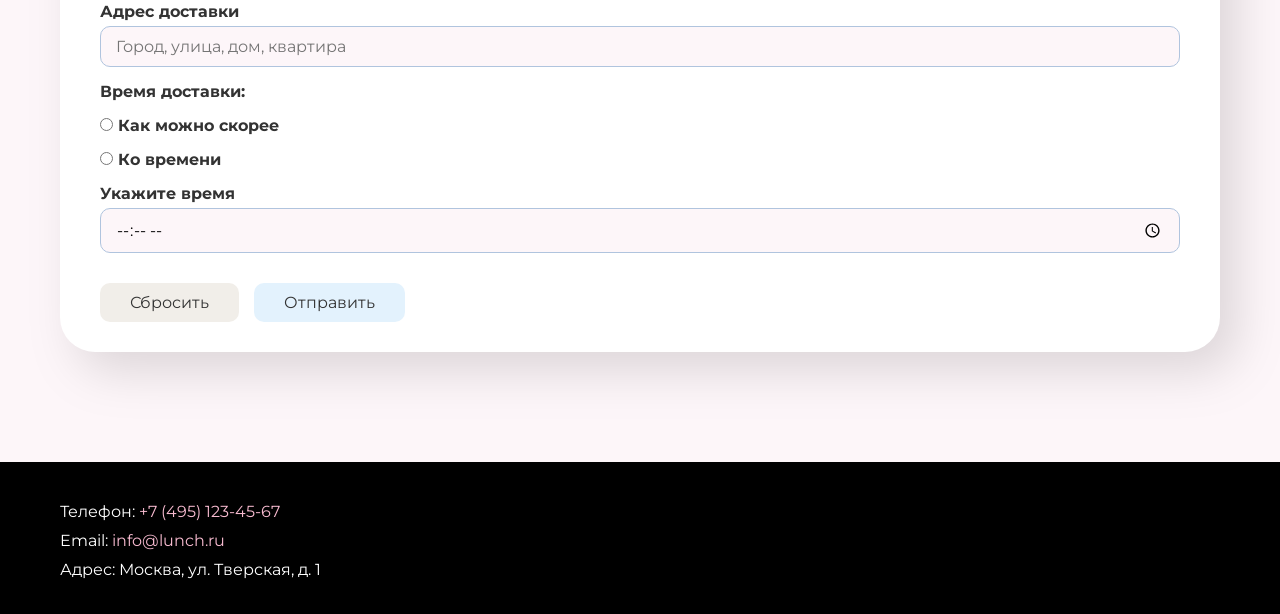
<file: lab7/lunch.html>
<!DOCTYPE html>
<html lang="ru">
<head>
    <meta charset="UTF-8">
    <meta name="viewport" content="width=device-width, initial-scale=1.0">
    <title>Собрать ланч</title>
    <link href="https://fonts.googleapis.com/css2?family=Montserrat:wght@400;700&display=swap" rel="stylesheet">
    <link rel="stylesheet" href="styles.css">
    <link rel="stylesheet" href="lunch.css">
</head>
<body>

    <header>
        <h1>Собрать ланч</h1>
        <nav>
            <a href="index.html">Главная</a>
            <a href="lunch.html" id="active">Собрать ланч</a>
            <a href="index.html#about">О компании</a>
            <a href="index.html#menu">Меню</a>
            <a href="index.html#contacts">Контакты</a>
        </nav>
    </header>

    <main>

        <section id="soup-section">
            <h2>Выберите суп</h2>
            <div class="filters"></div>
            <div class="dishes"></div>
        </section>

        <section id="main-section">
            <h2>Выберите главное блюдо</h2>
            <div class="filters"></div>
            <div class="dishes"></div>
        </section>

        <section id="salad-section">
            <h2>Выберите салат или стартер</h2>
            <div class="filters"></div>
            <div class="dishes"></div>
        </section>

        <section id="drink-section">
            <h2>Выберите напиток</h2>
            <div class="filters"></div>
            <div class="dishes"></div>
        </section>

        <section id="dessert-section">
            <h2>Выберите десерт</h2>
            <div class="filters"></div>
            <div class="dishes"></div>
        </section>

        <section id="combos">
            <h2>Варианты ланчей</h2>
            <div class="combos-list"></div>
        </section>

    </main>

    <section class="order">
        <h2>Сделать заказ</h2>

        <form action="https://httpbin.org/post" method="POST">

            <div class="order-block">
                <h3>Ваш заказ</h3>

                <div id="order-items">
                    <p>Ничего не выбрано</p>
                </div>

                <div id="order-total" style="display: none;"></div>
            </div>

            <div class="order-block">
                <h3>Ваши данные</h3>

                <label for="name">Имя</label>
                <input type="text" id="name" name="name" placeholder="Ваше имя" required>

                <label for="email">Email</label>
                <input type="email" id="email" name="email" placeholder="example@mail.ru" required>

                <label class="checkbox-label">
                    <input type="checkbox" name="subscribe" checked>
                    Получать информацию о скидках и акциях
                </label>

                <label for="phone">Телефон</label>
                <input type="tel" id="phone" name="phone" placeholder="+7 (___) ___-__-__" required>

                <label for="address">Адрес доставки</label>
                <input type="text" id="address" name="address" placeholder="Город, улица, дом, квартира" required>

                <p class="radio-title">Время доставки:</p>
                <label class="radio-label">
                    <input type="radio" name="delivery-time" value="asap" required>
                    Как можно скорее
                </label>
                <label class="radio-label">
                    <input type="radio" name="delivery-time" value="exact">
                    Ко времени
                </label>

                <label for="time">Укажите время</label>
                <input type="time" id="time" name="time" min="07:00" max="23:00" step="300">

                <div class="buttons">
                    <button type="reset">Сбросить</button>
                    <button type="submit">Отправить</button>
                </div>
            </div>

        </form>
    </section>

    <footer id="contacts">
        <p>Телефон: <a href="tel:+74951234567">+7 (495) 123-45-67</a></p>
        <p>Email: <a href="mailto:info@lunch.ru">info@lunch.ru</a></p>
        <p>Адрес: Москва, ул. Тверская, д. 1</p>
    </footer>

    <script src="api.js"></script>
    <script src="render.js"></script>
    <script src="filters.js"></script>
    <script src="order.js"></script>
    <script src="check.js"></script>
</body>
</html>
</file>
<file: lab1/styles.css>
* {
    margin: 0;
    padding: 0;
    box-sizing: border-box;
}

body {
    font-family: 'Montserrat', sans-serif;
    background-color: #ffffff;
    color: #333333;
}

header {
    background-color: #f8f8f8;
    padding: 30px 60px;
    margin-bottom: 30px;
}

h1 {
    font-size: 32px;
    font-weight: 700;
    color: #333333;
}

nav {
    margin-top: 10px;
}

    nav a {
        text-decoration: none;
        font-size: 18px;
        font-weight: 400;
        color: #0066cc;
        margin-right: 30px;
    }

        nav a:hover {
            color: #ff0000;
        }

main {
    padding: 0 60px;
}

section {
    margin-bottom: 40px;
    padding: 20px 0;
}

h2 {
    font-size: 26px;
    font-weight: 700;
    color: #333333;
    margin-bottom: 15px;
}

p {
    font-size: 16px;
    font-weight: 400;
    color: #333333;
    margin: 10px 0;
}

img {
    width: 400px;
    height: 300px;
}

ul {
    padding-left: 30px;
}

    ul li {
        font-size: 16px;
        font-weight: 400;
        color: #333333;
        margin-bottom: 8px;
    }

table {
    border-collapse: collapse;
    width: 100%;
}

    table th, table td {
        border: 1px solid #333333;
        padding: 12px 15px;
        text-align: left;
    }

    table th {
        background-color: #f2f2f2;
        font-weight: 700;
    }

    table td {
        font-size: 16px;
        font-weight: 400;
        color: #333333;
    }

footer {
    background-color: black;
    color: white;
    padding: 30px 60px;
    margin-top: 20px;
}

    footer p {
        color: white;
        font-size: 16px;
        font-weight: 400;
        margin-bottom: 5px;
    }

    footer a {
        text-decoration: none;
        font-size: 16px;
        font-weight: 400;
        color: #ffcc00;
    }

        footer a:hover {
            color: #ffffff;
        }
</file>
<file: lab2/styles.css>
* {
    margin: 0;
    padding: 0;
    box-sizing: border-box;
}

body {
    font-family: 'Montserrat', sans-serif;
    background-color: #fdf6f9;
    color: #333333;
    display: flex;
    flex-direction: column;
    min-height: 100vh;
}

header {
    background-color: #e3f2fd;
    padding: 30px 60px;
    margin-bottom: 30px;
}

h1 {
    font-size: 32px;
    font-weight: 700;
    color: #333333;
}

nav {
    margin-top: 10px;
    display: flex;
    flex-wrap: wrap;
    gap: 15px;
}

nav a {
    text-decoration: none;
    font-size: 18px;
    font-weight: 400;
    color: #6a8caf;
}

nav a:hover {
    color: #e91e63;
}

#active {
    color: #e91e63;
}

main {
    padding: 0 60px;
    flex: 1;
}

section {
    margin-bottom: 40px;
    padding: 20px 0;
}

h2 {
    font-size: 26px;
    font-weight: 700;
    color: #333333;
    margin-bottom: 15px;
}

p {
    font-size: 16px;
    color: #333333;
    margin: 10px 0;
}

img {
    width: 400px;
    height: 300px;
}

ul {
    padding-left: 30px;
}

ul li {
    font-size: 16px;
    color: #333333;
    margin-bottom: 8px;
}

table {
    border-collapse: collapse;
    width: 100%;
}

table th, table td {
    border: 1px solid #b0c4de;
    padding: 12px 15px;
    text-align: left;
}

table th {
    background-color: #e3f2fd;
    font-weight: 700;
}

table td {
    font-size: 16px;
    color: #333333;
}

footer {
    background-color: black;
    color: white;
    padding: 30px 60px;
    margin-top: 20px;
}

footer p {
    color: white;
    font-size: 16px;
    margin-bottom: 5px;
}

footer a {
    text-decoration: none;
    font-size: 16px;
    color: #f8bbd0;
}

footer a:hover {
    color: #ffffff;
}


@media (max-width: 800px) {
    img {
        width: 500px;
    }

    nav {
        justify-content: space-between;
    }

    h1 {
        text-align: center;
    }
}

@media (max-width: 600px) {
    nav {
        flex-direction: column;
        align-items: center;
    }

    nav a {
        font-size: 22px;
    }

    img {
        width: 100%;
        height: auto;
    }

    table td {
        font-size: 14px;
    }
}

@media (max-width: 400px) {
    table td {
        font-size: 12px;
    }
}
</file>
<file: lab2/lunch.css>
.dishes {
    display: grid;
    grid-template-columns: repeat(3, 1fr);
    gap: 10px;
}

.dish {
    display: flex;
    flex-direction: column;
    padding: 30px 40px;
    border-radius: 35px;
    cursor: pointer;
    filter: drop-shadow(17px 19px 24px rgba(0, 0, 0, 0.13));
    background-color: #ffffff;
}

.dish:hover {
    border: 2px solid #e91e63;
}

.dish:hover button {
    background-color: #f8bbd0;
}

.dish img {
    width: 100%;
    height: 200px;
    object-fit: cover;
    border-radius: 35px;
}

.dish .price {
    font-size: 24px;
    font-weight: 700;
    color: #333333;
}

.dish .name {
    font-size: 20px;
    font-weight: 700;
    color: #333333;
}

.dish .weight {
    font-size: 16px;
    color: #888888;
    margin-bottom: auto;
}

.dish button {
    background-color: #e3f2fd;
    margin-top: 20px;
    padding: 10px 30px;
    border-radius: 10px;
    cursor: pointer;
    border: none;
    font-size: 16px;
    font-family: 'Montserrat', sans-serif;
}


@media (max-width: 800px) {
    .dishes {
        grid-template-columns: repeat(2, 1fr);
    }

    nav {
        justify-content: space-between;
    }

    h1 {
        text-align: center;
    }
}

@media (max-width: 600px) {
    .dishes {
        grid-template-columns: 1fr;
    }

    nav {
        flex-direction: column;
        align-items: center;
    }

    nav a {
        font-size: 22px;
    }

    h2 {
        text-align: center;
    }
}
</file>
<file: lab3/styles.css>
* {
    margin: 0;
    padding: 0;
    box-sizing: border-box;
}

body {
    font-family: 'Montserrat', sans-serif;
    background-color: #fdf6f9;
    color: #333333;
    display: flex;
    flex-direction: column;
    min-height: 100vh;
}

header {
    background-color: #e3f2fd;
    padding: 30px 60px;
    margin-bottom: 30px;
}

h1 {
    font-size: 32px;
    font-weight: 700;
    color: #333333;
}

nav {
    margin-top: 10px;
    display: flex;
    flex-wrap: wrap;
    gap: 15px;
}

nav a {
    text-decoration: none;
    font-size: 18px;
    font-weight: 400;
    color: #6a8caf;
}

nav a:hover {
    color: #e91e63;
}

#active {
    color: #e91e63;
}

main {
    padding: 0 60px;
    flex: 1;
}

section {
    margin-bottom: 40px;
    padding: 20px 0;
}

h2 {
    font-size: 26px;
    font-weight: 700;
    color: #333333;
    margin-bottom: 15px;
}

p {
    font-size: 16px;
    color: #333333;
    margin: 10px 0;
}

img {
    width: 400px;
    height: 300px;
}

ul {
    padding-left: 30px;
}

ul li {
    font-size: 16px;
    color: #333333;
    margin-bottom: 8px;
}

table {
    border-collapse: collapse;
    width: 100%;
}

table th, table td {
    border: 1px solid #b0c4de;
    padding: 12px 15px;
    text-align: left;
}

table th {
    background-color: #e3f2fd;
    font-weight: 700;
}

table td {
    font-size: 16px;
    color: #333333;
}

footer {
    background-color: black;
    color: white;
    padding: 30px 60px;
    margin-top: 20px;
}

footer p {
    color: white;
    font-size: 16px;
    margin-bottom: 5px;
}

footer a {
    text-decoration: none;
    font-size: 16px;
    color: #f8bbd0;
}

footer a:hover {
    color: #ffffff;
}


@media (max-width: 800px) {
    img {
        width: 500px;
    }

    nav {
        justify-content: space-between;
    }

    h1 {
        text-align: center;
    }
}

@media (max-width: 600px) {
    nav {
        flex-direction: column;
        align-items: center;
    }

    nav a {
        font-size: 22px;
    }

    img {
        width: 100%;
        height: auto;
    }

    table td {
        font-size: 14px;
    }
}

@media (max-width: 400px) {
    table td {
        font-size: 12px;
    }
}
</file>
<file: lab3/lunch.css>
.dishes {
    display: grid;
    grid-template-columns: repeat(3, 1fr);
    gap: 10px;
}

.dish {
    display: flex;
    flex-direction: column;
    padding: 30px 40px;
    border-radius: 35px;
    cursor: pointer;
    filter: drop-shadow(17px 19px 24px rgba(0, 0, 0, 0.13));
    background-color: #ffffff;
}

.dish:hover {
    border: 2px solid #e91e63;
}

.dish:hover button {
    background-color: #f8bbd0;
}

.dish img {
    width: 100%;
    height: 200px;
    object-fit: cover;
    border-radius: 35px;
}

.dish .price {
    font-size: 24px;
    font-weight: 700;
    color: #333333;
}

.dish .name {
    font-size: 20px;
    font-weight: 700;
    color: #333333;
}

.dish .weight {
    font-size: 16px;
    color: #888888;
    margin-bottom: auto;
}

.dish button {
    background-color: #e3f2fd;
    margin-top: 20px;
    padding: 10px 30px;
    border-radius: 10px;
    cursor: pointer;
    border: none;
    font-size: 16px;
    font-family: 'Montserrat', sans-serif;
}


.order {
    padding: 20px 60px;
}

.order-block {
    margin-bottom: 30px;
    padding: 30px 40px;
    background-color: #ffffff;
    border-radius: 35px;
    filter: drop-shadow(17px 19px 24px rgba(0, 0, 0, 0.13));
}

.order-block h3 {
    font-size: 22px;
    font-weight: 700;
    margin-bottom: 20px;
    color: #333333;
}

.order label {
    display: block;
    margin-top: 15px;
    margin-bottom: 5px;
    font-size: 16px;
    font-weight: 700;
    color: #333333;
}

.order input[type="text"],
.order input[type="email"],
.order input[type="tel"],
.order input[type="time"],
.order select,
.order textarea {
    width: 100%;
    padding: 10px 15px;
    border: 1px solid #b0c4de;
    border-radius: 10px;
    font-size: 16px;
    font-family: 'Montserrat', sans-serif;
    background-color: #fdf6f9;
    box-sizing: border-box;
}

.order textarea {
    min-height: 100px;
    resize: vertical;
}

.checkbox-label,
.radio-label {
    display: flex;
    align-items: center;
    gap: 10px;
    font-weight: 400;
    margin-top: 10px;
    cursor: pointer;
}

.checkbox-label input,
.radio-label input {
    width: auto;
    cursor: pointer;
}

.radio-title {
    margin-top: 15px;
    font-weight: 700;
    color: #333333;
}

.buttons {
    display: flex;
    gap: 15px;
    margin-top: 30px;
}

.buttons button {
    padding: 10px 30px;
    border: none;
    border-radius: 10px;
    font-size: 16px;
    font-family: 'Montserrat', sans-serif;
    cursor: pointer;
    transition: 0.3s;
}

.buttons button[type="reset"] {
    background-color: #f1eee9;
    color: #333333;
}

.buttons button[type="reset"]:hover {
    background-color: #e0ddd8;
}

.buttons button[type="submit"] {
    background-color: #e3f2fd;
    color: #333333;
}

.buttons button[type="submit"]:hover {
    background-color: #f8bbd0;
}


@media (max-width: 800px) {
    .dishes {
        grid-template-columns: repeat(2, 1fr);
    }

    nav {
        justify-content: space-between;
    }

    h1 {
        text-align: center;
    }
}

@media (max-width: 600px) {
    .dishes {
        grid-template-columns: 1fr;
    }

    nav {
        flex-direction: column;
        align-items: center;
    }

    nav a {
        font-size: 22px;
    }

    h2 {
        text-align: center;
    }

    .order {
        padding: 20px;
    }

    .order-block {
        padding: 20px;
    }

    .buttons {
        flex-direction: column;
    }

    .buttons button {
        width: 100%;
    }
}
</file>
<file: lab4/styles.css>
* {
    margin: 0;
    padding: 0;
    box-sizing: border-box;
}

body {
    font-family: 'Montserrat', sans-serif;
    background-color: #fdf6f9;
    color: #333333;
    display: flex;
    flex-direction: column;
    min-height: 100vh;
}

header {
    background-color: #e3f2fd;
    padding: 30px 60px;
    margin-bottom: 30px;
}

h1 {
    font-size: 32px;
    font-weight: 700;
    color: #333333;
}

nav {
    margin-top: 10px;
    display: flex;
    flex-wrap: wrap;
    gap: 15px;
}

nav a {
    text-decoration: none;
    font-size: 18px;
    font-weight: 400;
    color: #6a8caf;
}

nav a:hover {
    color: #e91e63;
}

#active {
    color: #e91e63;
}

main {
    padding: 0 60px;
    flex: 1;
}

section {
    margin-bottom: 40px;
    padding: 20px 0;
}

h2 {
    font-size: 26px;
    font-weight: 700;
    color: #333333;
    margin-bottom: 15px;
}

p {
    font-size: 16px;
    color: #333333;
    margin: 10px 0;
}

img {
    width: 400px;
    height: 300px;
}

ul {
    padding-left: 30px;
}

ul li {
    font-size: 16px;
    color: #333333;
    margin-bottom: 8px;
}

table {
    border-collapse: collapse;
    width: 100%;
}

table th, table td {
    border: 1px solid #b0c4de;
    padding: 12px 15px;
    text-align: left;
}

table th {
    background-color: #e3f2fd;
    font-weight: 700;
}

table td {
    font-size: 16px;
    color: #333333;
}

footer {
    background-color: black;
    color: white;
    padding: 30px 60px;
    margin-top: 20px;
}

footer p {
    color: white;
    font-size: 16px;
    margin-bottom: 5px;
}

footer a {
    text-decoration: none;
    font-size: 16px;
    color: #f8bbd0;
}

footer a:hover {
    color: #ffffff;
}


@media (max-width: 800px) {
    img {
        width: 500px;
    }

    nav {
        justify-content: space-between;
    }

    h1 {
        text-align: center;
    }
}

@media (max-width: 600px) {
    nav {
        flex-direction: column;
        align-items: center;
    }

    nav a {
        font-size: 22px;
    }

    img {
        width: 100%;
        height: auto;
    }

    table td {
        font-size: 14px;
    }
}

@media (max-width: 400px) {
    table td {
        font-size: 12px;
    }
}
</file>
<file: lab4/lunch.css>
.dishes {
    display: grid;
    grid-template-columns: repeat(3, 1fr);
    gap: 10px;
}

.dish {
    display: flex;
    flex-direction: column;
    padding: 30px 40px;
    border-radius: 35px;
    cursor: pointer;
    filter: drop-shadow(17px 19px 24px rgba(0, 0, 0, 0.13));
    background-color: #ffffff;
}

.dish:hover {
    border: 2px solid #e91e63;
}

.dish:hover button {
    background-color: #f8bbd0;
}

.dish img {
    width: 100%;
    height: 200px;
    object-fit: cover;
    border-radius: 35px;
}

.dish .price {
    font-size: 24px;
    font-weight: 700;
    color: #333333;
}

.dish .name {
    font-size: 20px;
    font-weight: 700;
    color: #333333;
}

.dish .weight {
    font-size: 16px;
    color: #888888;
    margin-bottom: auto;
}

.dish button {
    background-color: #e3f2fd;
    margin-top: 20px;
    padding: 10px 30px;
    border-radius: 10px;
    cursor: pointer;
    border: none;
    font-size: 16px;
    font-family: 'Montserrat', sans-serif;
}

.order {
    padding: 20px 60px;
}

.order-block {
    margin-bottom: 30px;
    padding: 30px 40px;
    background-color: #ffffff;
    border-radius: 35px;
    filter: drop-shadow(17px 19px 24px rgba(0, 0, 0, 0.13));
}

.order-block h3 {
    font-size: 22px;
    font-weight: 700;
    margin-bottom: 20px;
    color: #333333;
}

.order label {
    display: block;
    margin-top: 15px;
    margin-bottom: 5px;
    font-size: 16px;
    font-weight: 700;
    color: #333333;
}

.order input[type="text"],
.order input[type="email"],
.order input[type="tel"],
.order input[type="time"],
.order select,
.order textarea {
    width: 100%;
    padding: 10px 15px;
    border: 1px solid #b0c4de;
    border-radius: 10px;
    font-size: 16px;
    font-family: 'Montserrat', sans-serif;
    background-color: #fdf6f9;
    box-sizing: border-box;
}

.order textarea {
    min-height: 100px;
    resize: vertical;
}

.checkbox-label,
.radio-label {
    display: flex;
    align-items: center;
    gap: 10px;
    font-weight: 400;
    margin-top: 10px;
    cursor: pointer;
}

.checkbox-label input,
.radio-label input {
    width: auto;
    cursor: pointer;
}

.radio-title {
    margin-top: 15px;
    font-weight: 700;
    color: #333333;
}

.buttons {
    display: flex;
    gap: 15px;
    margin-top: 30px;
}

.buttons button {
    padding: 10px 30px;
    border: none;
    border-radius: 10px;
    font-size: 16px;
    font-family: 'Montserrat', sans-serif;
    cursor: pointer;
    transition: 0.3s;
}

.buttons button[type="reset"] {
    background-color: #f1eee9;
    color: #333333;
}

.buttons button[type="reset"]:hover {
    background-color: #e0ddd8;
}

.buttons button[type="submit"] {
    background-color: #e3f2fd;
    color: #333333;
}

.buttons button[type="submit"]:hover {
    background-color: #f8bbd0;
}

#order-items p {
    font-size: 16px;
    margin: 5px 0;
    color: #333333;
}

#order-items p:first-child,
#order-total p {
    font-weight: 700;
    margin-top: 15px;
}

#order-total {
    margin-top: 20px;
    padding-top: 15px;
    border-top: 2px solid #f8bbd0;
}

#order-total p {
    font-size: 20px;
    color: #e91e63;
}

@media (max-width: 800px) {
    .dishes {
        grid-template-columns: repeat(2, 1fr);
    }

    nav {
        justify-content: space-between;
    }

    h1 {
        text-align: center;
    }
}

@media (max-width: 600px) {
    .dishes {
        grid-template-columns: 1fr;
    }

    nav {
        flex-direction: column;
        align-items: center;
    }

    nav a {
        font-size: 22px;
    }

    h2 {
        text-align: center;
    }

    .order {
        padding: 20px;
    }

    .order-block {
        padding: 20px;
    }

    .buttons {
        flex-direction: column;
    }

    .buttons button {
        width: 100%;
    }
}
</file>
<file: lab6/styles.css>
* {
    margin: 0;
    padding: 0;
    box-sizing: border-box;
}

body {
    font-family: 'Montserrat', sans-serif;
    background-color: #fdf6f9;
    color: #333333;
    display: flex;
    flex-direction: column;
    min-height: 100vh;
}

header {
    background-color: #e3f2fd;
    padding: 30px 60px;
    margin-bottom: 30px;
}

h1 {
    font-size: 32px;
    font-weight: 700;
    color: #333333;
}

nav {
    margin-top: 10px;
    display: flex;
    flex-wrap: wrap;
    gap: 15px;
}

nav a {
    text-decoration: none;
    font-size: 18px;
    font-weight: 400;
    color: #6a8caf;
}

nav a:hover {
    color: #e91e63;
}

#active {
    color: #e91e63;
}

main {
    padding: 0 60px;
    flex: 1;
}

section {
    margin-bottom: 40px;
    padding: 20px 0;
}

h2 {
    font-size: 26px;
    font-weight: 700;
    color: #333333;
    margin-bottom: 15px;
}

p {
    font-size: 16px;
    color: #333333;
    margin: 10px 0;
}

img {
    width: 400px;
    height: 300px;
}

ul {
    padding-left: 30px;
}

ul li {
    font-size: 16px;
    color: #333333;
    margin-bottom: 8px;
}

table {
    border-collapse: collapse;
    width: 100%;
}

table th, table td {
    border: 1px solid #b0c4de;
    padding: 12px 15px;
    text-align: left;
}

table th {
    background-color: #e3f2fd;
    font-weight: 700;
}

table td {
    font-size: 16px;
    color: #333333;
}

footer {
    background-color: black;
    color: white;
    padding: 30px 60px;
    margin-top: 20px;
}

footer p {
    color: white;
    font-size: 16px;
    margin-bottom: 5px;
}

footer a {
    text-decoration: none;
    font-size: 16px;
    color: #f8bbd0;
}

footer a:hover {
    color: #ffffff;
}


@media (max-width: 800px) {
    img {
        width: 500px;
    }

    nav {
        justify-content: space-between;
    }

    h1 {
        text-align: center;
    }
}

@media (max-width: 600px) {
    nav {
        flex-direction: column;
        align-items: center;
    }

    nav a {
        font-size: 22px;
    }

    img {
        width: 100%;
        height: auto;
    }

    table td {
        font-size: 14px;
    }
}

@media (max-width: 400px) {
    table td {
        font-size: 12px;
    }
}
</file>
<file: lab6/lunch.css>
.dishes {
    display: grid;
    grid-template-columns: repeat(3, 1fr);
    gap: 10px;
}

.dish {
    display: flex;
    flex-direction: column;
    padding: 30px 40px;
    border-radius: 35px;
    cursor: pointer;
    filter: drop-shadow(17px 19px 24px rgba(0, 0, 0, 0.13));
    background-color: #ffffff;
}

.dish:hover {
    border: 2px solid #e91e63;
}

.dish:hover button {
    background-color: #f8bbd0;
}

.dish img {
    width: 100%;
    height: 200px;
    object-fit: cover;
    border-radius: 35px;
}

.dish .price {
    font-size: 24px;
    font-weight: 700;
    color: #333333;
}

.dish .name {
    font-size: 20px;
    font-weight: 700;
    color: #333333;
}

.dish .weight {
    font-size: 16px;
    color: #888888;
    margin-bottom: auto;
}

.dish button {
    background-color: #e3f2fd;
    margin-top: 20px;
    padding: 10px 30px;
    border-radius: 10px;
    cursor: pointer;
    border: none;
    font-size: 16px;
    font-family: 'Montserrat', sans-serif;
}

.filters {
    display: flex;
    flex-wrap: wrap;
    gap: 10px;
    margin-bottom: 20px;
}

.filter-btn {
    padding: 8px 20px;
    border: 1px solid #b0c4de;
    border-radius: 20px;
    background-color: #ffffff;
    font-size: 14px;
    font-family: 'Montserrat', sans-serif;
    color: #333333;
    cursor: pointer;
    transition: 0.3s;
}

.filter-btn:hover {
    background-color: #e3f2fd;
}

.filter-btn.active {
    background-color: #e91e63;
    color: #ffffff;
    border-color: #e91e63;
}

.order {
    padding: 20px 60px;
}

.order-block {
    margin-bottom: 30px;
    padding: 30px 40px;
    background-color: #ffffff;
    border-radius: 35px;
    filter: drop-shadow(17px 19px 24px rgba(0, 0, 0, 0.13));
}

.order-block h3 {
    font-size: 22px;
    font-weight: 700;
    margin-bottom: 20px;
    color: #333333;
}

.order label {
    display: block;
    margin-top: 15px;
    margin-bottom: 5px;
    font-size: 16px;
    font-weight: 700;
    color: #333333;
}

.order input[type="text"],
.order input[type="email"],
.order input[type="tel"],
.order input[type="time"],
.order select,
.order textarea {
    width: 100%;
    padding: 10px 15px;
    border: 1px solid #b0c4de;
    border-radius: 10px;
    font-size: 16px;
    font-family: 'Montserrat', sans-serif;
    background-color: #fdf6f9;
    box-sizing: border-box;
}

.checkbox-label,
.radio-label {
    display: flex;
    align-items: center;
    gap: 10px;
    font-weight: 400;
    margin-top: 10px;
    cursor: pointer;
}

.checkbox-label input,
.radio-label input {
    width: auto;
    cursor: pointer;
}

.radio-title {
    margin-top: 15px;
    font-weight: 700;
    color: #333333;
}

.buttons {
    display: flex;
    gap: 15px;
    margin-top: 30px;
}

.buttons button {
    padding: 10px 30px;
    border: none;
    border-radius: 10px;
    font-size: 16px;
    font-family: 'Montserrat', sans-serif;
    cursor: pointer;
    transition: 0.3s;
}

.buttons button[type="reset"] {
    background-color: #f1eee9;
    color: #333333;
}

.buttons button[type="submit"] {
    background-color: #e3f2fd;
    color: #333333;
}

.buttons button[type="submit"]:hover {
    background-color: #f8bbd0;
}

#order-items p {
    font-size: 16px;
    margin: 5px 0;
    color: #333333;
}

#order-total {
    margin-top: 20px;
    padding-top: 15px;
    border-top: 2px solid #f8bbd0;
}

#order-total p {
    font-size: 20px;
    font-weight: 700;
    color: #e91e63;
}

/* БЛОК С КОМБО */
.combos-list {
    display: grid;
    grid-template-columns: repeat(3, 1fr);
    gap: 20px;
}

.combo {
    display: flex;
    flex-direction: column;
    padding: 30px;
    background-color: #ffffff;
    border-radius: 35px;
    filter: drop-shadow(17px 19px 24px rgba(0, 0, 0, 0.13));
}

.combo h3 {
    font-size: 20px;
    font-weight: 700;
    color: #333333;
    margin-bottom: 15px;
    text-align: center;
}

/* Блок с блюдами внутри комбо */
.combo-items {
    display: flex;
    justify-content: space-around;
    gap: 10px;
    flex-wrap: wrap;
}

/* Блок каждого блюда внутри комбо */
.combo-dish {
    display: flex;
    flex-direction: column;
    align-items: center;
    width: 70px; 
}

.combo-dish img {
    width: 100%;
    height: 70px;
    object-fit: cover;
    border-radius: 10px;
    transition: transform 0.3s;
}

.combo-dish img:hover {
    transform: translateY(-5px) scale(1.1);
}

.combo-dish p {
    font-size: 10px;
    text-align: center;
    margin-top: 5px;
    color: #333333;
    line-height: 1.2;
}

/* Подпись про десерт */
.combo-dessert {
    font-size: 10px;
    color: #888888;
    text-align: center;
    margin-top: 15px;
}

/* УВЕДОМЛЕНИЕ */
.notification {
    position: fixed;
    top: 50%;
    left: 50%;
    transform: translate(-50%, -50%);
    background-color: #ffffff;
    padding: 40px 50px;
    border-radius: 25px;
    filter: drop-shadow(17px 19px 24px rgba(0, 0, 0, 0.3));
    z-index: 1000;
    text-align: center;
    max-width: 500px;
}

.notification p {
    font-size: 20px;
    font-weight: 700;
    color: #333333;
    margin-bottom: 25px;
}

.notification button {
    padding: 10px 40px;
    border: none;
    border-radius: 10px;
    background-color: #e3f2fd;
    font-size: 16px;
    font-family: 'Montserrat', sans-serif;
    cursor: pointer;
    transition: 0.3s;
}

.notification button:hover {
    background-color: #e91e63;
    color: #ffffff;
}

@media (max-width: 800px) {
    .dishes, .combos-list {
        grid-template-columns: repeat(2, 1fr);
    }

    nav {
        justify-content: space-between;
    }

    h1 {
        text-align: center;
    }
}

@media (max-width: 600px) {
    .dishes, .combos-list {
        grid-template-columns: 1fr;
    }

    nav {
        flex-direction: column;
        align-items: center;
    }

    nav a {
        font-size: 22px;
    }

    h2 {
        text-align: center;
    }

    .order {
        padding: 20px;
    }

    .order-block {
        padding: 20px;
    }

    .buttons {
        flex-direction: column;
    }

    .buttons button {
        width: 100%;
    }
}
</file>
<file: lab7/styles.css>
* {
    margin: 0;
    padding: 0;
    box-sizing: border-box;
}

body {
    font-family: 'Montserrat', sans-serif;
    background-color: #fdf6f9;
    color: #333333;
    display: flex;
    flex-direction: column;
    min-height: 100vh;
}

header {
    background-color: #e3f2fd;
    padding: 30px 60px;
    margin-bottom: 30px;
}

h1 {
    font-size: 32px;
    font-weight: 700;
    color: #333333;
}

nav {
    margin-top: 10px;
    display: flex;
    flex-wrap: wrap;
    gap: 15px;
}

nav a {
    text-decoration: none;
    font-size: 18px;
    font-weight: 400;
    color: #6a8caf;
}

nav a:hover {
    color: #e91e63;
}

#active {
    color: #e91e63;
}

main {
    padding: 0 60px;
    flex: 1;
}

section {
    margin-bottom: 40px;
    padding: 20px 0;
}

h2 {
    font-size: 26px;
    font-weight: 700;
    color: #333333;
    margin-bottom: 15px;
}

p {
    font-size: 16px;
    color: #333333;
    margin: 10px 0;
}

img {
    width: 400px;
    height: 300px;
}

ul {
    padding-left: 30px;
}

ul li {
    font-size: 16px;
    color: #333333;
    margin-bottom: 8px;
}

table {
    border-collapse: collapse;
    width: 100%;
}

table th, table td {
    border: 1px solid #b0c4de;
    padding: 12px 15px;
    text-align: left;
}

table th {
    background-color: #e3f2fd;
    font-weight: 700;
}

table td {
    font-size: 16px;
    color: #333333;
}

footer {
    background-color: black;
    color: white;
    padding: 30px 60px;
    margin-top: 20px;
}

footer p {
    color: white;
    font-size: 16px;
    margin-bottom: 5px;
}

footer a {
    text-decoration: none;
    font-size: 16px;
    color: #f8bbd0;
}

footer a:hover {
    color: #ffffff;
}


@media (max-width: 800px) {
    img {
        width: 500px;
    }

    nav {
        justify-content: space-between;
    }

    h1 {
        text-align: center;
    }
}

@media (max-width: 600px) {
    nav {
        flex-direction: column;
        align-items: center;
    }

    nav a {
        font-size: 22px;
    }

    img {
        width: 100%;
        height: auto;
    }

    table td {
        font-size: 14px;
    }
}

@media (max-width: 400px) {
    table td {
        font-size: 12px;
    }
}
</file>
<file: lab7/lunch.css>
.dishes {
    display: grid;
    grid-template-columns: repeat(3, 1fr);
    gap: 10px;
}

.dish {
    display: flex;
    flex-direction: column;
    padding: 30px 40px;
    border-radius: 35px;
    cursor: pointer;
    filter: drop-shadow(17px 19px 24px rgba(0, 0, 0, 0.13));
    background-color: #ffffff;
}

.dish:hover {
    border: 2px solid #e91e63;
}

.dish:hover button {
    background-color: #f8bbd0;
}

.dish img {
    width: 100%;
    height: 200px;
    object-fit: cover;
    border-radius: 35px;
}

.dish .price {
    font-size: 24px;
    font-weight: 700;
    color: #333333;
}

.dish .name {
    font-size: 20px;
    font-weight: 700;
    color: #333333;
}

.dish .weight {
    font-size: 16px;
    color: #888888;
    margin-bottom: auto;
}

.dish button {
    background-color: #e3f2fd;
    margin-top: 20px;
    padding: 10px 30px;
    border-radius: 10px;
    cursor: pointer;
    border: none;
    font-size: 16px;
    font-family: 'Montserrat', sans-serif;
}

.filters {
    display: flex;
    flex-wrap: wrap;
    gap: 10px;
    margin-bottom: 20px;
}

.filter-btn {
    padding: 8px 20px;
    border: 1px solid #b0c4de;
    border-radius: 20px;
    background-color: #ffffff;
    font-size: 14px;
    font-family: 'Montserrat', sans-serif;
    color: #333333;
    cursor: pointer;
    transition: 0.3s;
}

.filter-btn:hover {
    background-color: #e3f2fd;
}

.filter-btn.active {
    background-color: #e91e63;
    color: #ffffff;
    border-color: #e91e63;
}

.order {
    padding: 20px 60px;
}

.order-block {
    margin-bottom: 30px;
    padding: 30px 40px;
    background-color: #ffffff;
    border-radius: 35px;
    filter: drop-shadow(17px 19px 24px rgba(0, 0, 0, 0.13));
}

.order-block h3 {
    font-size: 22px;
    font-weight: 700;
    margin-bottom: 20px;
    color: #333333;
}

.order label {
    display: block;
    margin-top: 15px;
    margin-bottom: 5px;
    font-size: 16px;
    font-weight: 700;
    color: #333333;
}

.order input[type="text"],
.order input[type="email"],
.order input[type="tel"],
.order input[type="time"],
.order select,
.order textarea {
    width: 100%;
    padding: 10px 15px;
    border: 1px solid #b0c4de;
    border-radius: 10px;
    font-size: 16px;
    font-family: 'Montserrat', sans-serif;
    background-color: #fdf6f9;
    box-sizing: border-box;
}

.checkbox-label,
.radio-label {
    display: flex;
    align-items: center;
    gap: 10px;
    font-weight: 400;
    margin-top: 10px;
    cursor: pointer;
}

.checkbox-label input,
.radio-label input {
    width: auto;
    cursor: pointer;
}

.radio-title {
    margin-top: 15px;
    font-weight: 700;
    color: #333333;
}

.buttons {
    display: flex;
    gap: 15px;
    margin-top: 30px;
}

.buttons button {
    padding: 10px 30px;
    border: none;
    border-radius: 10px;
    font-size: 16px;
    font-family: 'Montserrat', sans-serif;
    cursor: pointer;
    transition: 0.3s;
}

.buttons button[type="reset"] {
    background-color: #f1eee9;
    color: #333333;
}

.buttons button[type="submit"] {
    background-color: #e3f2fd;
    color: #333333;
}

.buttons button[type="submit"]:hover {
    background-color: #f8bbd0;
}

#order-items p {
    font-size: 16px;
    margin: 5px 0;
    color: #333333;
}

#order-total {
    margin-top: 20px;
    padding-top: 15px;
    border-top: 2px solid #f8bbd0;
}

#order-total p {
    font-size: 20px;
    font-weight: 700;
    color: #e91e63;
}

/* БЛОК С КОМБО */
.combos-list {
    display: grid;
    grid-template-columns: repeat(3, 1fr);
    gap: 20px;
}

.combo {
    display: flex;
    flex-direction: column;
    padding: 30px;
    background-color: #ffffff;
    border-radius: 35px;
    filter: drop-shadow(17px 19px 24px rgba(0, 0, 0, 0.13));
}

.combo h3 {
    font-size: 20px;
    font-weight: 700;
    color: #333333;
    margin-bottom: 15px;
    text-align: center;
}

/* Блок с блюдами внутри комбо */
.combo-items {
    display: flex;
    justify-content: space-around;
    gap: 10px;
    flex-wrap: wrap;
}

/* Блок каждого блюда внутри комбо */
.combo-dish {
    display: flex;
    flex-direction: column;
    align-items: center;
    width: 70px; 
}

.combo-dish img {
    width: 100%;
    height: 70px;
    object-fit: cover;
    border-radius: 10px;
    transition: transform 0.3s;
}

.combo-dish img:hover {
    transform: translateY(-5px) scale(1.1);
}

.combo-dish p {
    font-size: 10px;
    text-align: center;
    margin-top: 5px;
    color: #333333;
    line-height: 1.2;
}

/* Подпись про десерт */
.combo-dessert {
    font-size: 10px;
    color: #888888;
    text-align: center;
    margin-top: 15px;
}

/* УВЕДОМЛЕНИЕ */
.notification {
    position: fixed;
    top: 50%;
    left: 50%;
    transform: translate(-50%, -50%);
    background-color: #ffffff;
    padding: 40px 50px;
    border-radius: 25px;
    filter: drop-shadow(17px 19px 24px rgba(0, 0, 0, 0.3));
    z-index: 1000;
    text-align: center;
    max-width: 500px;
}

.notification p {
    font-size: 20px;
    font-weight: 700;
    color: #333333;
    margin-bottom: 25px;
}

.notification button {
    padding: 10px 40px;
    border: none;
    border-radius: 10px;
    background-color: #e3f2fd;
    font-size: 16px;
    font-family: 'Montserrat', sans-serif;
    cursor: pointer;
    transition: 0.3s;
}

.notification button:hover {
    background-color: #e91e63;
    color: #ffffff;
}

@media (max-width: 800px) {
    .dishes, .combos-list {
        grid-template-columns: repeat(2, 1fr);
    }

    nav {
        justify-content: space-between;
    }

    h1 {
        text-align: center;
    }
}

@media (max-width: 600px) {
    .dishes, .combos-list {
        grid-template-columns: 1fr;
    }

    nav {
        flex-direction: column;
        align-items: center;
    }

    nav a {
        font-size: 22px;
    }

    h2 {
        text-align: center;
    }

    .order {
        padding: 20px;
    }

    .order-block {
        padding: 20px;
    }

    .buttons {
        flex-direction: column;
    }

    .buttons button {
        width: 100%;
    }
}
</file>
